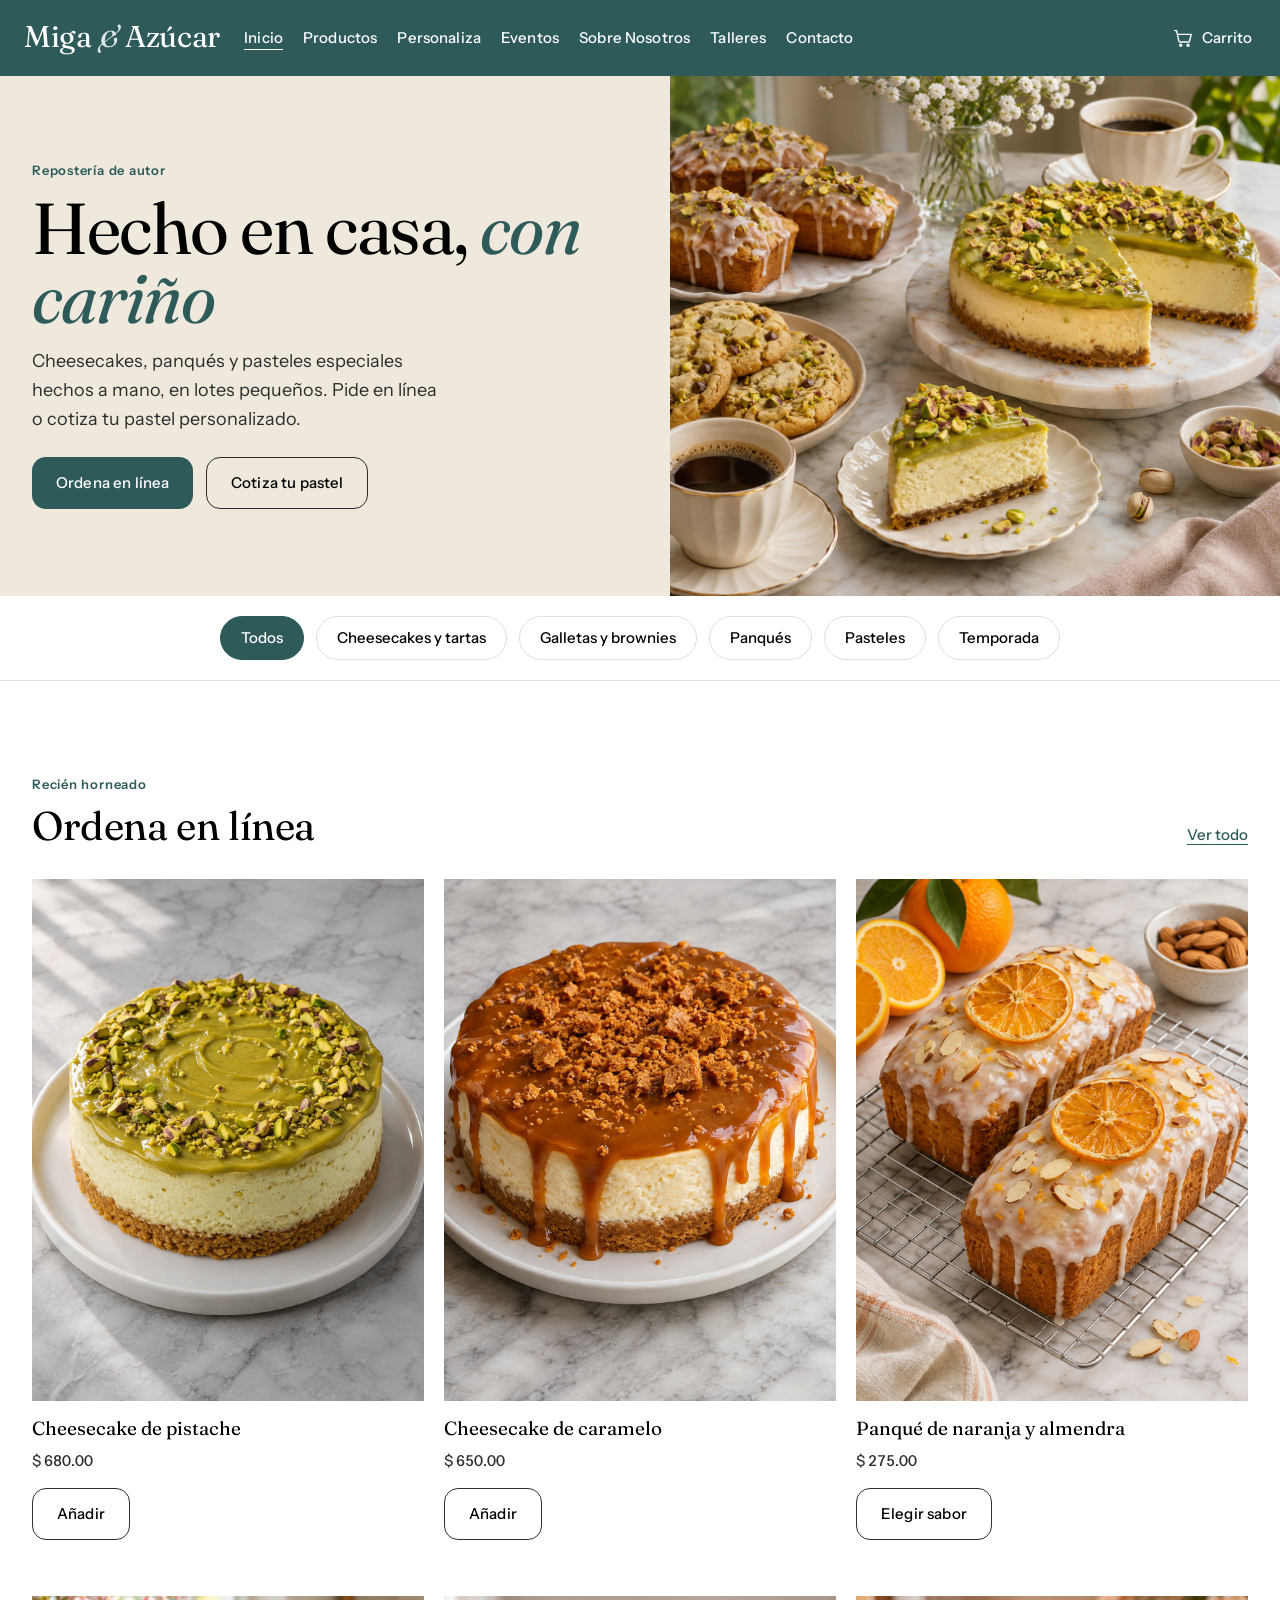
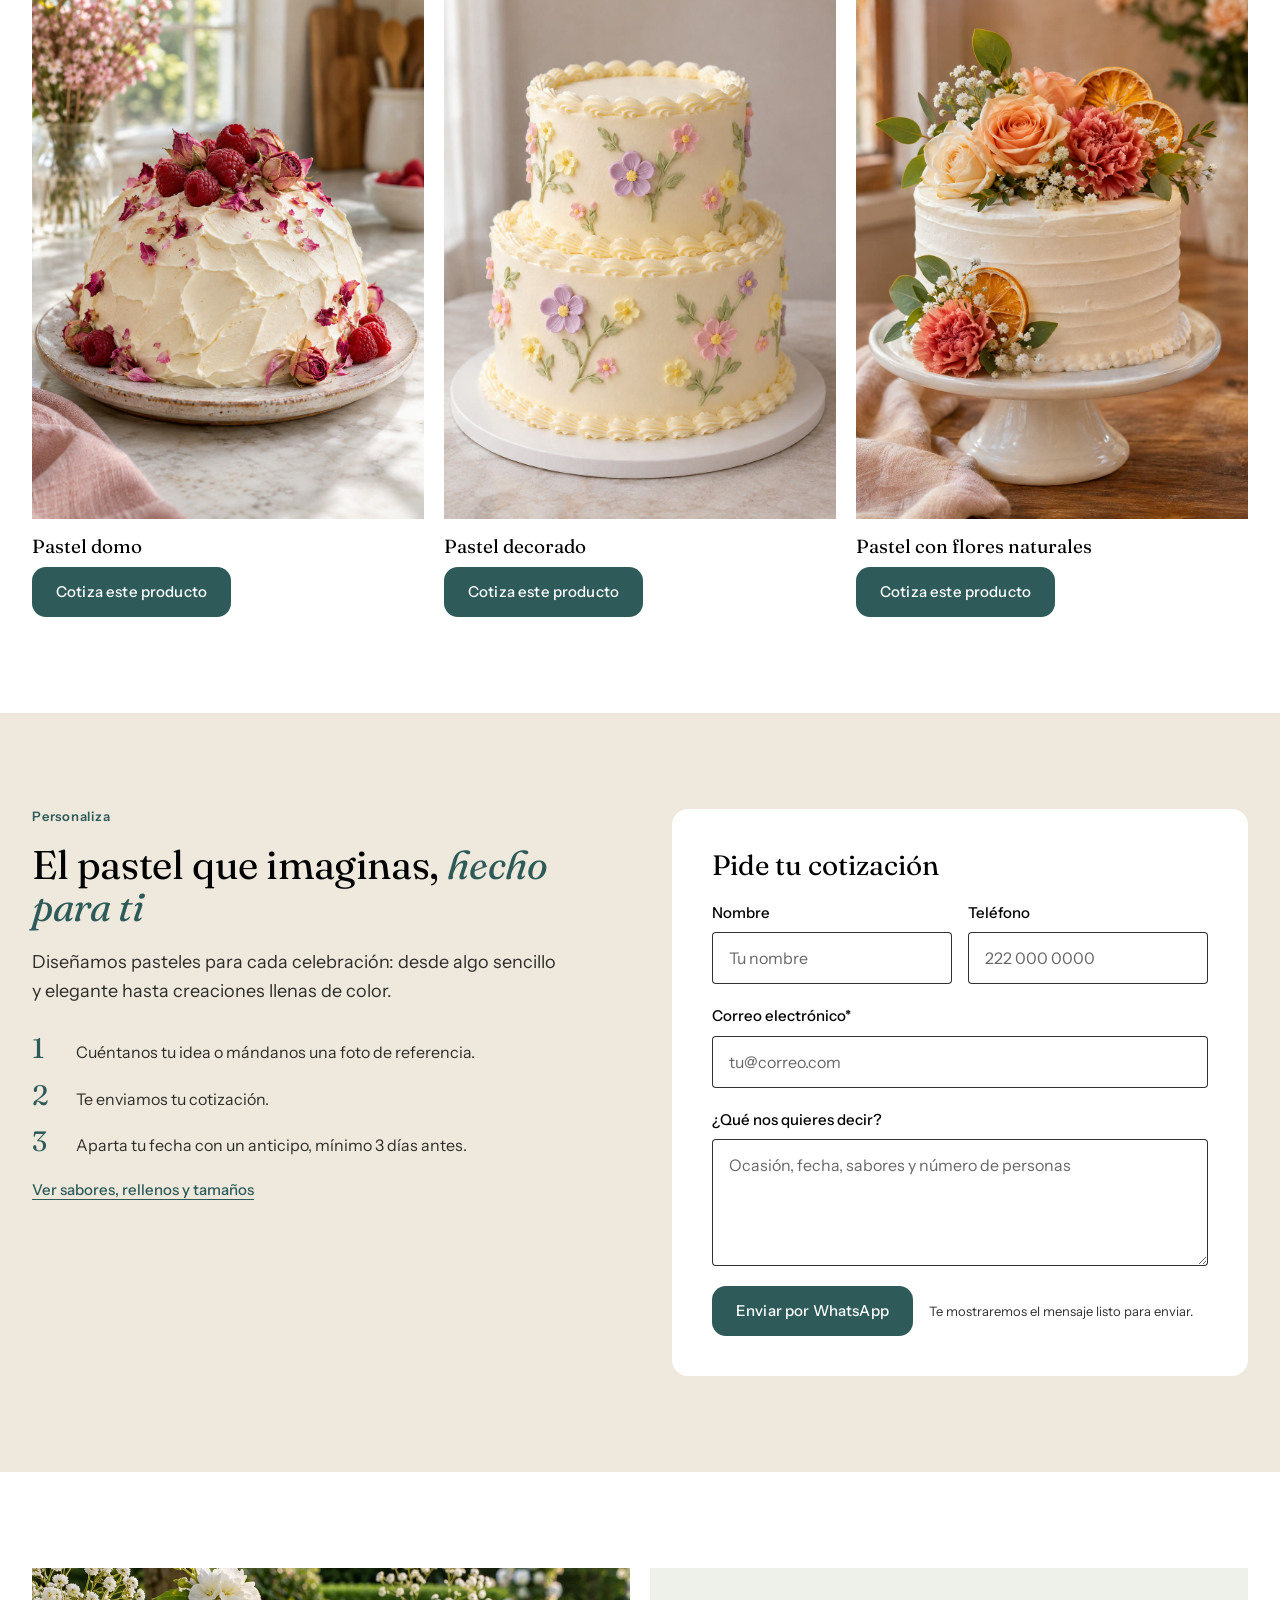
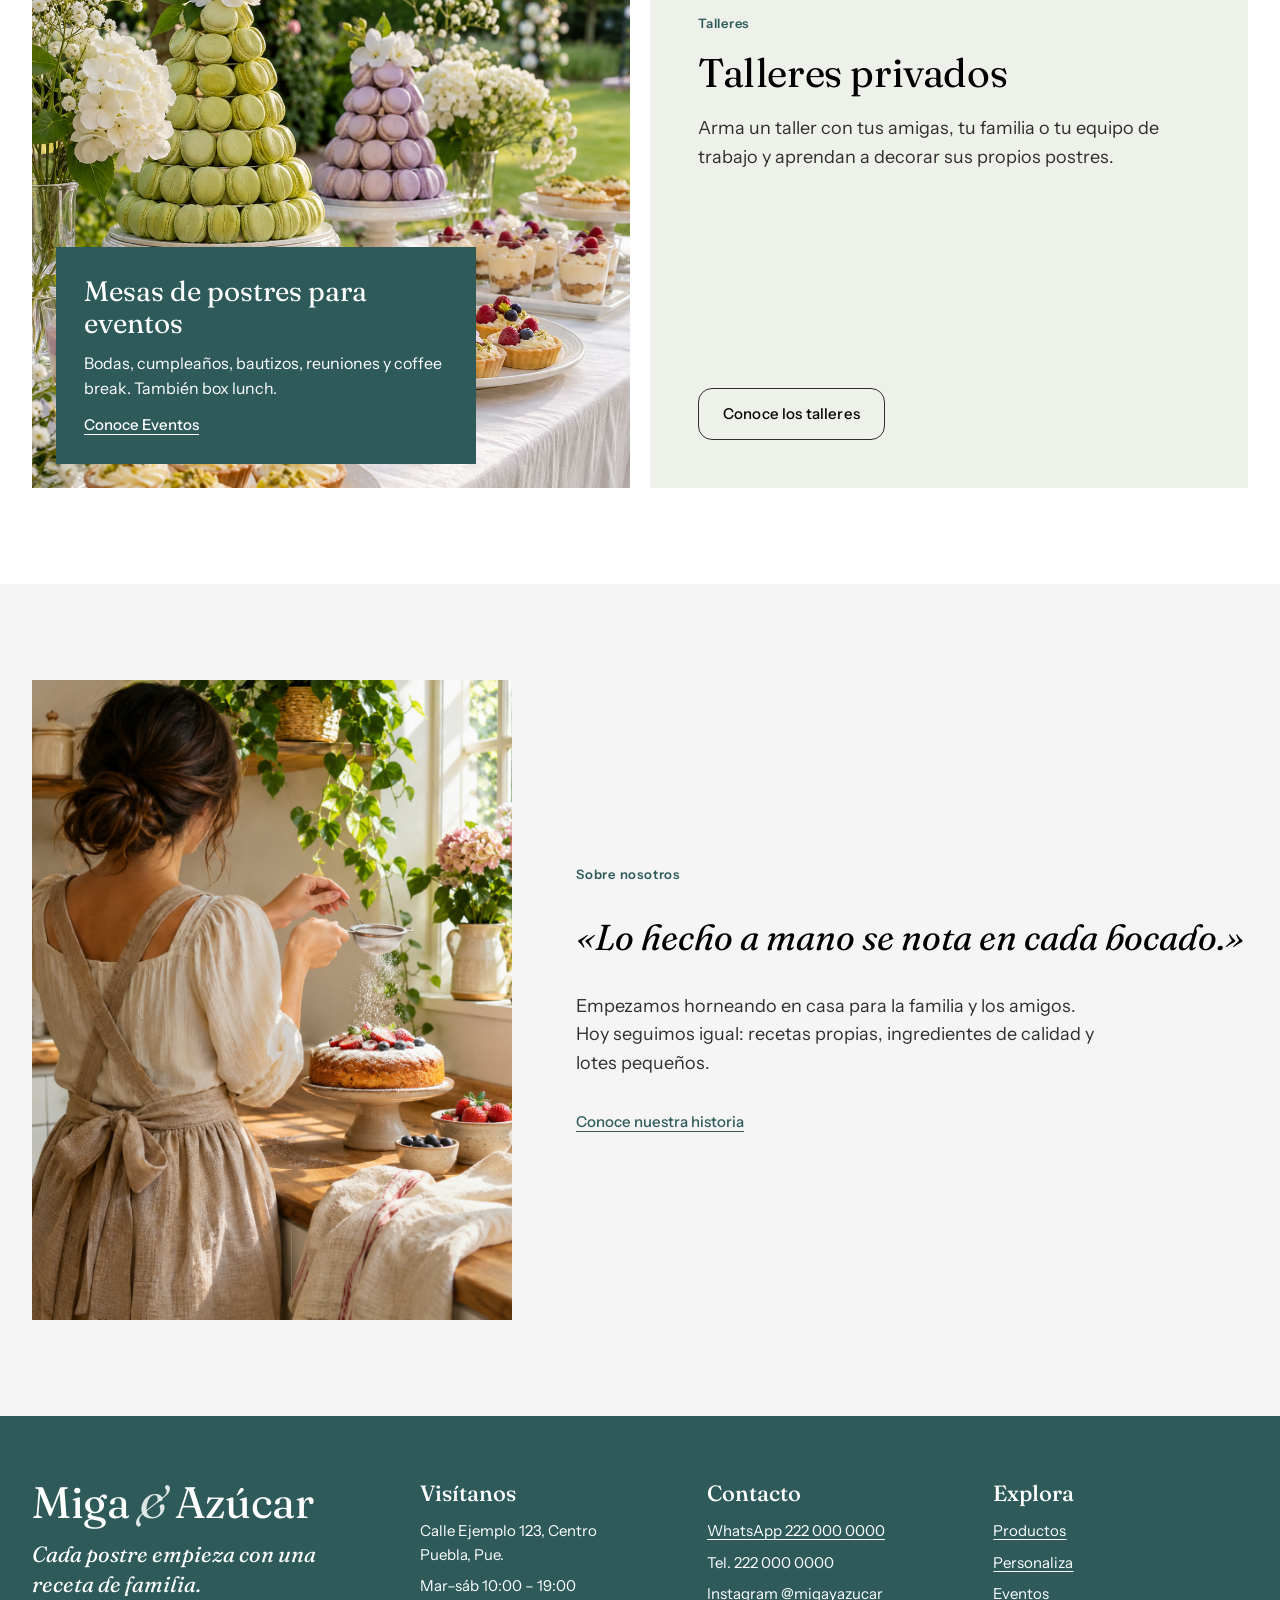
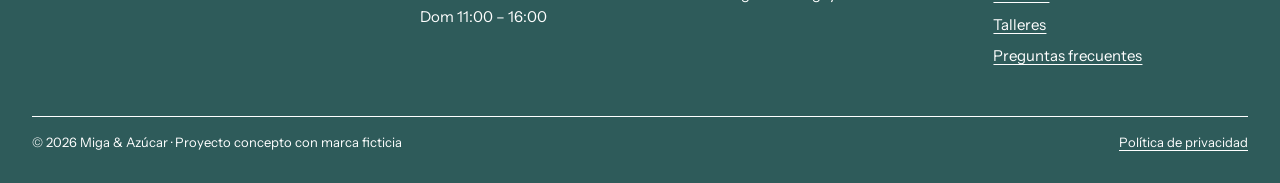
<file: index.html>
<!doctype html>
<html lang="es-MX">
<head>
  <meta charset="utf-8">
  <meta name="viewport" content="width=device-width, initial-scale=1">
  <title>Miga & Azúcar · Repostería de autor</title>
  <meta name="description" content="Proyecto concepto: sitio web para una repostería de autor (marca ficticia).">
  <meta name="robots" content="noindex">
  <meta name="theme-color" content="#2e5b5a">
  <link rel="preload" href="assets/fonts/Fraunces-Variable.woff2" as="font" type="font/woff2" crossorigin>
  <link rel="preload" href="assets/fonts/InstrumentSans-Variable.woff2" as="font" type="font/woff2" crossorigin>
  <link rel="stylesheet" href="css/tokens.css">
  <link rel="stylesheet" href="css/styles.css">
  <script src="js/data.js" defer></script>
  <script src="js/main.js" defer></script>
</head>
<body data-page="inicio">
  <div data-site-header></div>
  <main id="contenido">
    <section class="hero">
      <div class="hero__text">
        <p class="eyebrow">Repostería de autor</p>
        <h1 class="hero__title">Hecho en casa, <em>con cariño</em></h1>
        <p class="hero__sub">Cheesecakes, panqués y pasteles especiales hechos a mano, en lotes pequeños. Pide en línea o cotiza tu pastel personalizado.</p>
        <div class="hero__actions">
          <a class="btn btn--primary" href="productos.html">Ordena en línea</a>
          <a class="btn btn--secondary" href="personaliza.html">Cotiza tu pastel</a>
        </div>
      </div>
      <div class="hero__media"><img src="assets/img/hero-mesa.jpg" alt="Mesa con cheesecake de pistache, panqués glaseados y galletas" fetchpriority="high"></div>
    </section>

    <nav class="chips" aria-label="Categorías">
      <div class="chips__row">
        <a class="chip is-active" href="productos.html">Todos</a>
        <a class="chip" href="productos.html?categoria=cheesecakes">Cheesecakes y tartas</a>
        <a class="chip" href="productos.html?categoria=galletas">Galletas y brownies</a>
        <a class="chip" href="productos.html?categoria=panques">Panqués</a>
        <a class="chip" href="productos.html?categoria=pasteles">Pasteles</a>
        <a class="chip" href="productos.html?categoria=temporada">Temporada</a>
      </div>
    </nav>

    <section class="section">
      <div class="container stack-lg">
        <div class="section-head">
          <div class="stack-sm"><p class="eyebrow">Recién horneado</p><h2 class="h2">Ordena en línea</h2></div>
          <a class="link" href="productos.html">Ver todo</a>
        </div>
        <ul class="product-grid" data-home-grid></ul>
      </div>
    </section>

    <section class="section section--cream" id="personaliza">
      <div class="container split">
        <div class="split__text stack-md">
          <p class="eyebrow">Personaliza</p>
          <h2 class="h2">El pastel que imaginas, <em>hecho para ti</em></h2>
          <p class="lead">Diseñamos pasteles para cada celebración: desde algo sencillo y elegante hasta creaciones llenas de color.</p>
          <ol class="steps">
            <li><span class="steps__n">1</span><span>Cuéntanos tu idea o mándanos una foto de referencia.</span></li>
            <li><span class="steps__n">2</span><span>Te enviamos tu cotización.</span></li>
            <li><span class="steps__n">3</span><span>Aparta tu fecha con un anticipo, mínimo 3 días antes.</span></li>
          </ol>
          <a class="link" href="personaliza.html">Ver sabores, rellenos y tamaños</a>
        </div>
        <form class="quote-form" data-wa-form data-wa-intro="Hola Miga &amp; Azúcar, quiero cotizar un pastel." novalidate>
          <h3 class="h3">Pide tu cotización</h3>
          <div class="form-row">
            <div class="field"><label for="f-nombre">Nombre</label><input id="f-nombre" name="nombre" type="text" autocomplete="name" placeholder="Tu nombre"></div>
            <div class="field"><label for="f-tel">Teléfono</label><input id="f-tel" name="telefono" type="tel" autocomplete="tel" placeholder="222 000 0000"></div>
          </div>
          <div class="field">
            <label for="f-correo">Correo electrónico*</label>
            <input id="f-correo" name="correo" type="email" autocomplete="email" placeholder="tu@correo.com" required aria-describedby="f-correo-error">
            <p class="field__error" id="f-correo-error" hidden>Escribe un correo válido.</p>
          </div>
          <div class="field"><label for="f-mensaje">¿Qué nos quieres decir?</label><textarea id="f-mensaje" name="mensaje" rows="4" placeholder="Ocasión, fecha, sabores y número de personas"></textarea></div>
          <div class="quote-form__actions">
            <button class="btn btn--primary" type="submit">Enviar por WhatsApp</button>
            <p class="caption">Te mostraremos el mensaje listo para enviar.</p>
          </div>
        </form>
      </div>
    </section>

    <section class="section">
      <div class="container duo">
        <article class="event">
          <img src="assets/img/eventos-portada.jpg" alt="Mesa de postres para una boda en un jardín" loading="lazy">
          <div class="event__box stack-sm">
            <h2 class="h3 on-brand">Mesas de postres para eventos</h2>
            <p>Bodas, cumpleaños, bautizos, reuniones y coffee break. También box lunch.</p>
            <a class="link link--on-brand" href="eventos.html">Conoce Eventos</a>
          </div>
        </article>
        <article class="workshop">
          <div class="stack-md">
            <p class="eyebrow">Talleres</p>
            <h2 class="h2">Talleres privados</h2>
            <p class="lead">Arma un taller con tus amigas, tu familia o tu equipo de trabajo y aprendan a decorar sus propios postres.</p>
          </div>
          <div><a class="btn btn--secondary" href="talleres.html">Conoce los talleres</a></div>
        </article>
      </div>
    </section>

    <section class="section section--mist">
      <div class="container split split--center">
        <img class="about__img" src="assets/img/nosotros.jpg" alt="Repostera espolvoreando azúcar glas sobre un pastel" loading="lazy">
        <div class="split__text stack-lg">
          <p class="eyebrow">Sobre nosotros</p>
          <blockquote class="quote">«Lo hecho a mano se nota en cada bocado.»</blockquote>
          <p class="lead">Empezamos horneando en casa para la familia y los amigos. Hoy seguimos igual: recetas propias, ingredientes de calidad y lotes pequeños.</p>
          <a class="link" href="nosotros.html">Conoce nuestra historia</a>
        </div>
      </div>
    </section>
  </main>
  <div data-site-footer></div>
</body>
</html>
</file>
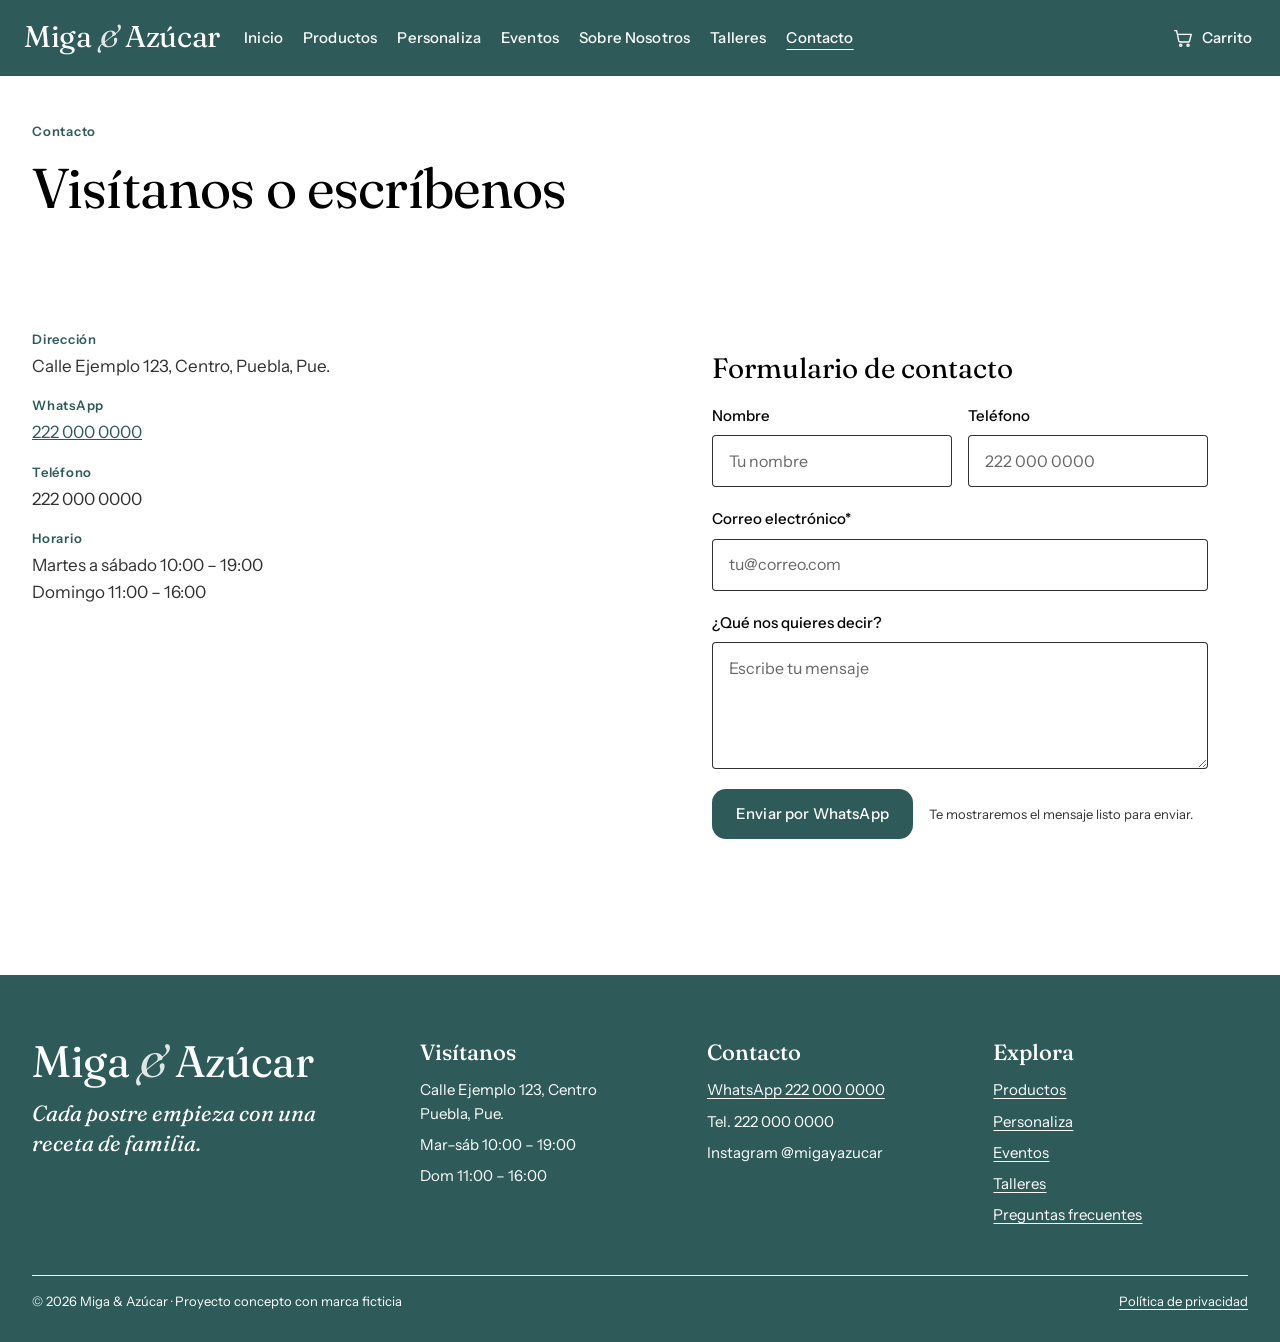
<file: contacto.html>
<!doctype html>
<html lang="es-MX">
<head>
  <meta charset="utf-8">
  <meta name="viewport" content="width=device-width, initial-scale=1">
  <title>Contacto · Miga & Azúcar</title>
  <meta name="description" content="Datos de contacto de ejemplo.">
  <meta name="robots" content="noindex">
  <meta name="theme-color" content="#2e5b5a">
  <link rel="preload" href="assets/fonts/Fraunces-Variable.woff2" as="font" type="font/woff2" crossorigin>
  <link rel="preload" href="assets/fonts/InstrumentSans-Variable.woff2" as="font" type="font/woff2" crossorigin>
  <link rel="stylesheet" href="css/tokens.css">
  <link rel="stylesheet" href="css/styles.css">
  <script src="js/data.js" defer></script>
  <script src="js/main.js" defer></script>
</head>
<body data-page="contacto">
  <div data-site-header></div>
  <main id="contenido">
    <section class="page-head"><div class="container stack-md"><p class="eyebrow">Contacto</p><h1 class="h1">Visítanos o escríbenos</h1></div></section>
    <section class="section">
      <div class="container split">
        <dl class="info-list split__text">
          <div><dt>Dirección</dt><dd>Calle Ejemplo 123, Centro, Puebla, Pue.</dd></div>
          <div><dt>WhatsApp</dt><dd><a href="#" data-wa-demo="Hola Miga &amp; Azúcar.">222 000 0000</a></dd></div>
          <div><dt>Teléfono</dt><dd>222 000 0000</dd></div>
          <div><dt>Horario</dt><dd>Martes a sábado 10:00 – 19:00<br>Domingo 11:00 – 16:00</dd></div>
        </dl>
        <form class="quote-form" data-wa-form data-wa-intro="Hola Miga &amp; Azúcar." novalidate>
          <h3 class="h3">Formulario de contacto</h3>
          <div class="form-row">
            <div class="field"><label for="c-nombre">Nombre</label><input id="c-nombre" name="nombre" type="text" autocomplete="name" placeholder="Tu nombre"></div>
            <div class="field"><label for="c-tel">Teléfono</label><input id="c-tel" name="telefono" type="tel" autocomplete="tel" placeholder="222 000 0000"></div>
          </div>
          <div class="field">
            <label for="c-correo">Correo electrónico*</label>
            <input id="c-correo" name="correo" type="email" autocomplete="email" placeholder="tu@correo.com" required aria-describedby="c-correo-error">
            <p class="field__error" id="c-correo-error" hidden>Escribe un correo válido.</p>
          </div>
          <div class="field"><label for="c-mensaje">¿Qué nos quieres decir?</label><textarea id="c-mensaje" name="mensaje" rows="4" placeholder="Escribe tu mensaje"></textarea></div>
          <div class="quote-form__actions">
            <button class="btn btn--primary" type="submit">Enviar por WhatsApp</button>
            <p class="caption">Te mostraremos el mensaje listo para enviar.</p>
          </div>
        </form>
      </div>
    </section>
  </main>
  <div data-site-footer></div>
</body>
</html>
</file>
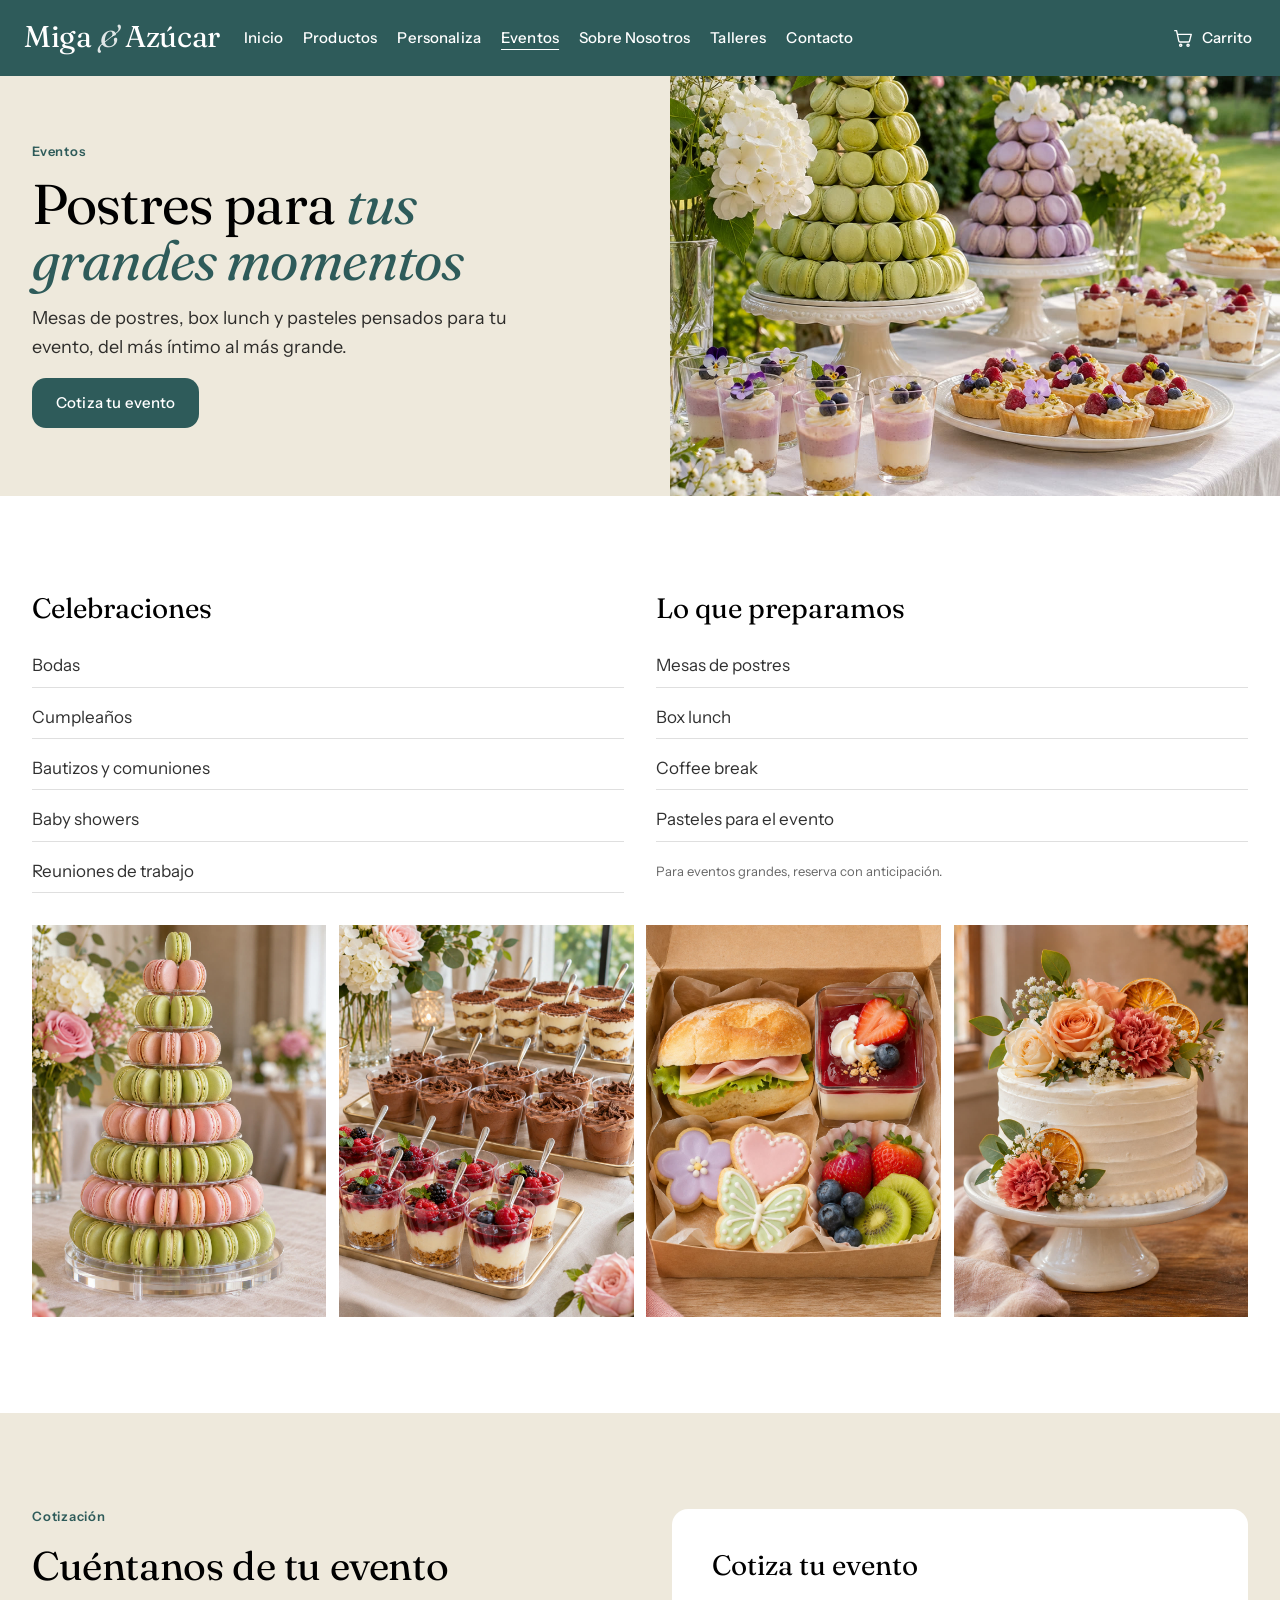
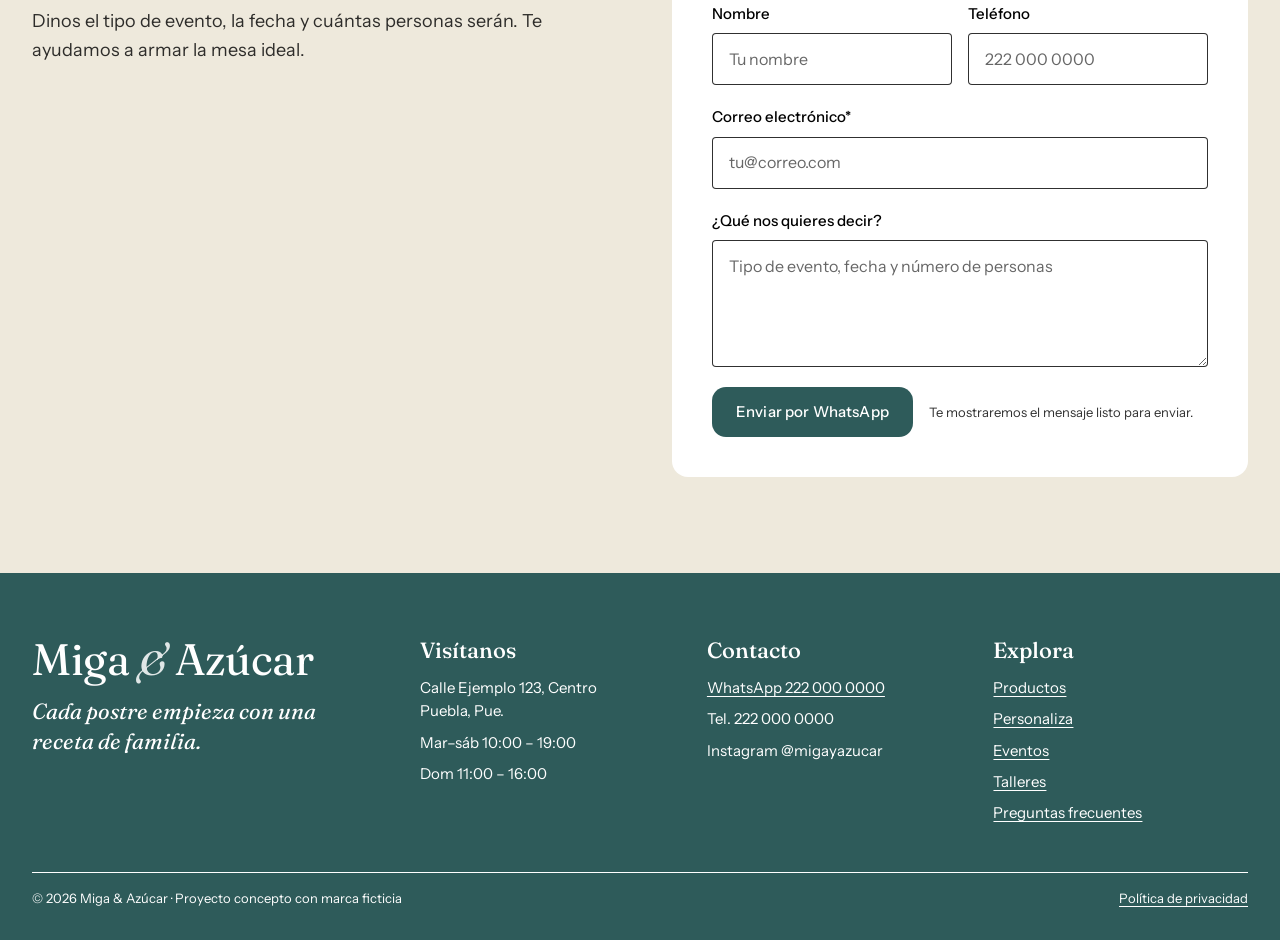
<file: eventos.html>
<!doctype html>
<html lang="es-MX">
<head>
  <meta charset="utf-8">
  <meta name="viewport" content="width=device-width, initial-scale=1">
  <title>Eventos · Miga & Azúcar</title>
  <meta name="description" content="Mesas de postres de ejemplo.">
  <meta name="robots" content="noindex">
  <meta name="theme-color" content="#2e5b5a">
  <link rel="preload" href="assets/fonts/Fraunces-Variable.woff2" as="font" type="font/woff2" crossorigin>
  <link rel="preload" href="assets/fonts/InstrumentSans-Variable.woff2" as="font" type="font/woff2" crossorigin>
  <link rel="stylesheet" href="css/tokens.css">
  <link rel="stylesheet" href="css/styles.css">
  <script src="js/data.js" defer></script>
  <script src="js/main.js" defer></script>
</head>
<body data-page="eventos">
  <div data-site-header></div>
  <main id="contenido">
    <section class="page-hero">
      <div class="page-hero__text">
        <p class="eyebrow">Eventos</p>
        <h1 class="h1">Postres para <em>tus grandes momentos</em></h1>
        <p class="lead">Mesas de postres, box lunch y pasteles pensados para tu evento, del más íntimo al más grande.</p>
        <div class="hero__actions"><a class="btn btn--primary" href="#cotizar">Cotiza tu evento</a></div>
      </div>
      <div class="page-hero__media"><img src="assets/img/eventos-portada.jpg" alt="Mesa de postres para una boda en un jardín" fetchpriority="high"></div>
    </section>

    <section class="section">
      <div class="container stack-lg">
        <div class="columns">
          <div class="stack-md"><h2 class="h3">Celebraciones</h2><ul class="list"><li>Bodas</li><li>Cumpleaños</li><li>Bautizos y comuniones</li><li>Baby showers</li><li>Reuniones de trabajo</li></ul></div>
          <div class="stack-md"><h2 class="h3">Lo que preparamos</h2><ul class="list"><li>Mesas de postres</li><li>Box lunch</li><li>Coffee break</li><li>Pasteles para el evento</li></ul><p class="caption muted">Para eventos grandes, reserva con anticipación.</p></div>
        </div>
        <div class="gallery">
          <img src="assets/img/evento-macarrones.jpg" alt="Torre de macarrones" loading="lazy">
          <img src="assets/img/evento-vasitos.jpg" alt="Vasitos de postre en una mesa de evento" loading="lazy">
          <img src="assets/img/evento-boxlunch.jpg" alt="Box lunch con postre y galletas" loading="lazy">
          <img src="assets/img/pastel-flores.jpg" alt="Pastel con flores naturales" loading="lazy">
        </div>
      </div>
    </section>

    <section class="section section--cream" id="cotizar">
      <div class="container split">
        <div class="split__text stack-md"><p class="eyebrow">Cotización</p><h2 class="h2">Cuéntanos de tu evento</h2>
          <p class="lead">Dinos el tipo de evento, la fecha y cuántas personas serán. Te ayudamos a armar la mesa ideal.</p></div>
        <form class="quote-form" data-wa-form data-wa-intro="Hola Miga &amp; Azúcar, quiero cotizar postres para un evento." novalidate>
          <h3 class="h3">Cotiza tu evento</h3>
          <div class="form-row">
            <div class="field"><label for="e-nombre">Nombre</label><input id="e-nombre" name="nombre" type="text" autocomplete="name" placeholder="Tu nombre"></div>
            <div class="field"><label for="e-tel">Teléfono</label><input id="e-tel" name="telefono" type="tel" autocomplete="tel" placeholder="222 000 0000"></div>
          </div>
          <div class="field">
            <label for="e-correo">Correo electrónico*</label>
            <input id="e-correo" name="correo" type="email" autocomplete="email" placeholder="tu@correo.com" required aria-describedby="e-correo-error">
            <p class="field__error" id="e-correo-error" hidden>Escribe un correo válido.</p>
          </div>
          <div class="field"><label for="e-mensaje">¿Qué nos quieres decir?</label><textarea id="e-mensaje" name="mensaje" rows="4" placeholder="Tipo de evento, fecha y número de personas"></textarea></div>
          <div class="quote-form__actions">
            <button class="btn btn--primary" type="submit">Enviar por WhatsApp</button>
            <p class="caption">Te mostraremos el mensaje listo para enviar.</p>
          </div>
        </form>
      </div>
    </section>
  </main>
  <div data-site-footer></div>
</body>
</html>
</file>
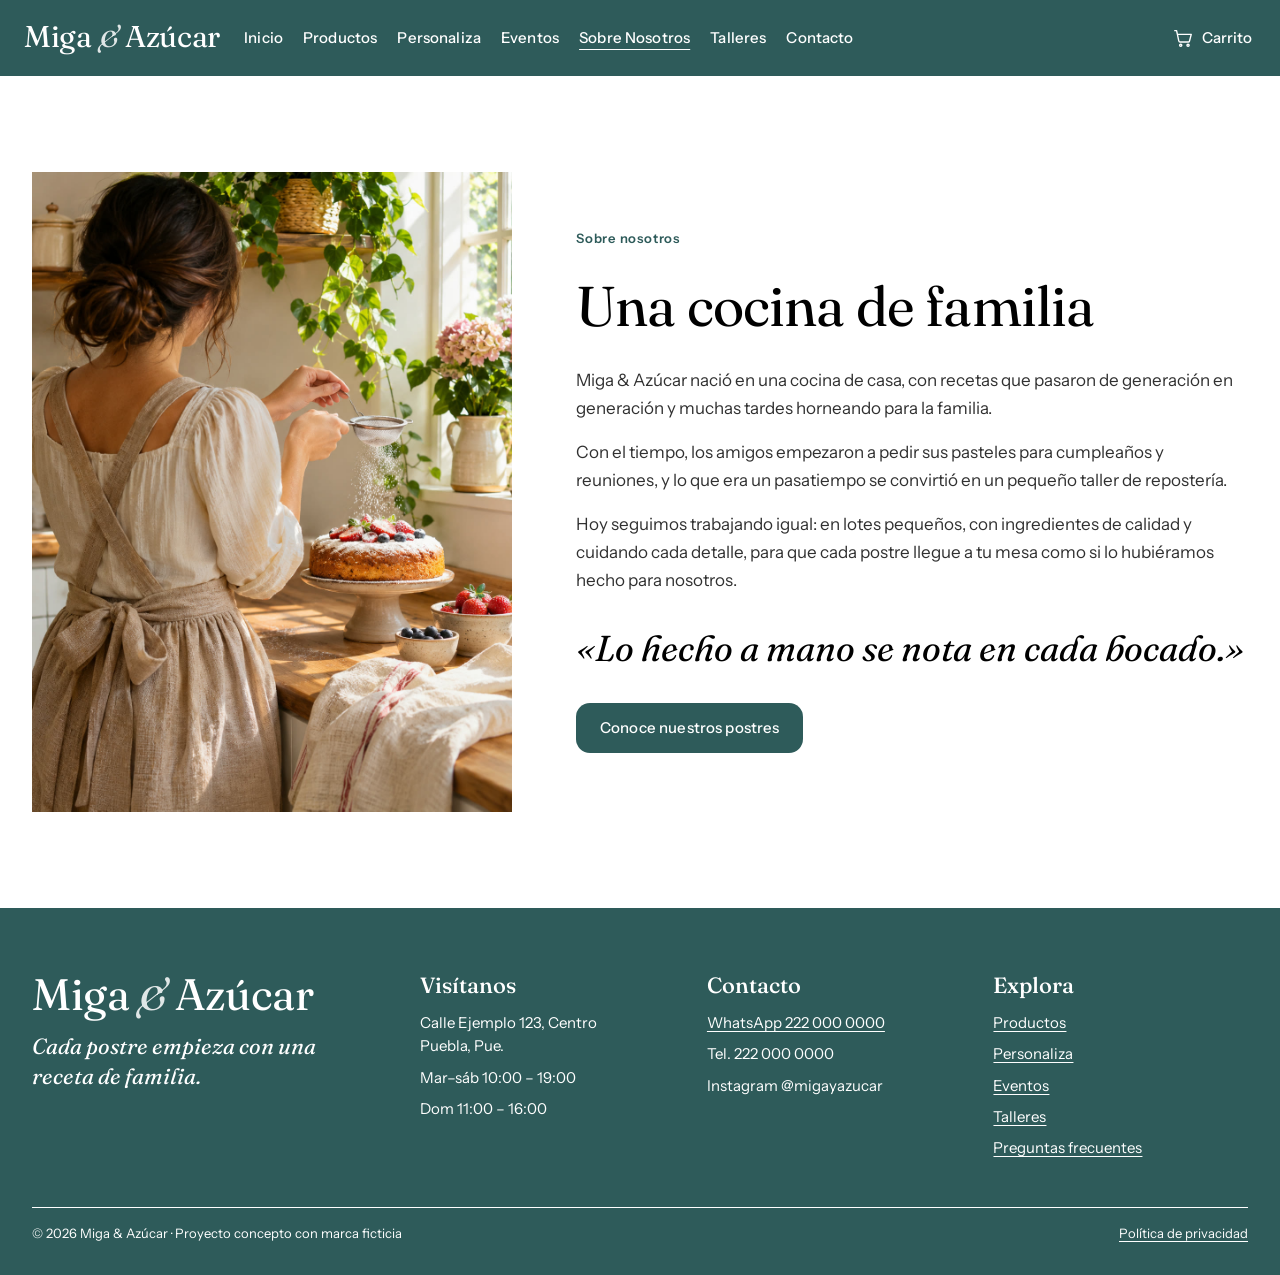
<file: nosotros.html>
<!doctype html>
<html lang="es-MX">
<head>
  <meta charset="utf-8">
  <meta name="viewport" content="width=device-width, initial-scale=1">
  <title>Sobre nosotros · Miga & Azúcar</title>
  <meta name="description" content="Historia de ejemplo.">
  <meta name="robots" content="noindex">
  <meta name="theme-color" content="#2e5b5a">
  <link rel="preload" href="assets/fonts/Fraunces-Variable.woff2" as="font" type="font/woff2" crossorigin>
  <link rel="preload" href="assets/fonts/InstrumentSans-Variable.woff2" as="font" type="font/woff2" crossorigin>
  <link rel="stylesheet" href="css/tokens.css">
  <link rel="stylesheet" href="css/styles.css">
  <script src="js/data.js" defer></script>
  <script src="js/main.js" defer></script>
</head>
<body data-page="nosotros">
  <div data-site-header></div>
  <main id="contenido">
    <section class="section">
      <div class="container split split--center">
        <img class="about__img" src="assets/img/nosotros.jpg" alt="Repostera espolvoreando azúcar glas sobre un pastel">
        <div class="split__text stack-lg">
          <p class="eyebrow">Sobre nosotros</p>
          <h1 class="h1">Una cocina de familia</h1>
          <div class="prose">
            <p>Miga &amp; Azúcar nació en una cocina de casa, con recetas que pasaron de generación en generación y muchas tardes horneando para la familia.</p>
            <p>Con el tiempo, los amigos empezaron a pedir sus pasteles para cumpleaños y reuniones, y lo que era un pasatiempo se convirtió en un pequeño taller de repostería.</p>
            <p>Hoy seguimos trabajando igual: en lotes pequeños, con ingredientes de calidad y cuidando cada detalle, para que cada postre llegue a tu mesa como si lo hubiéramos hecho para nosotros.</p>
          </div>
          <blockquote class="quote">«Lo hecho a mano se nota en cada bocado.»</blockquote>
          <div><a class="btn btn--primary" href="productos.html">Conoce nuestros postres</a></div>
        </div>
      </div>
    </section>
  </main>
  <div data-site-footer></div>
</body>
</html>
</file>
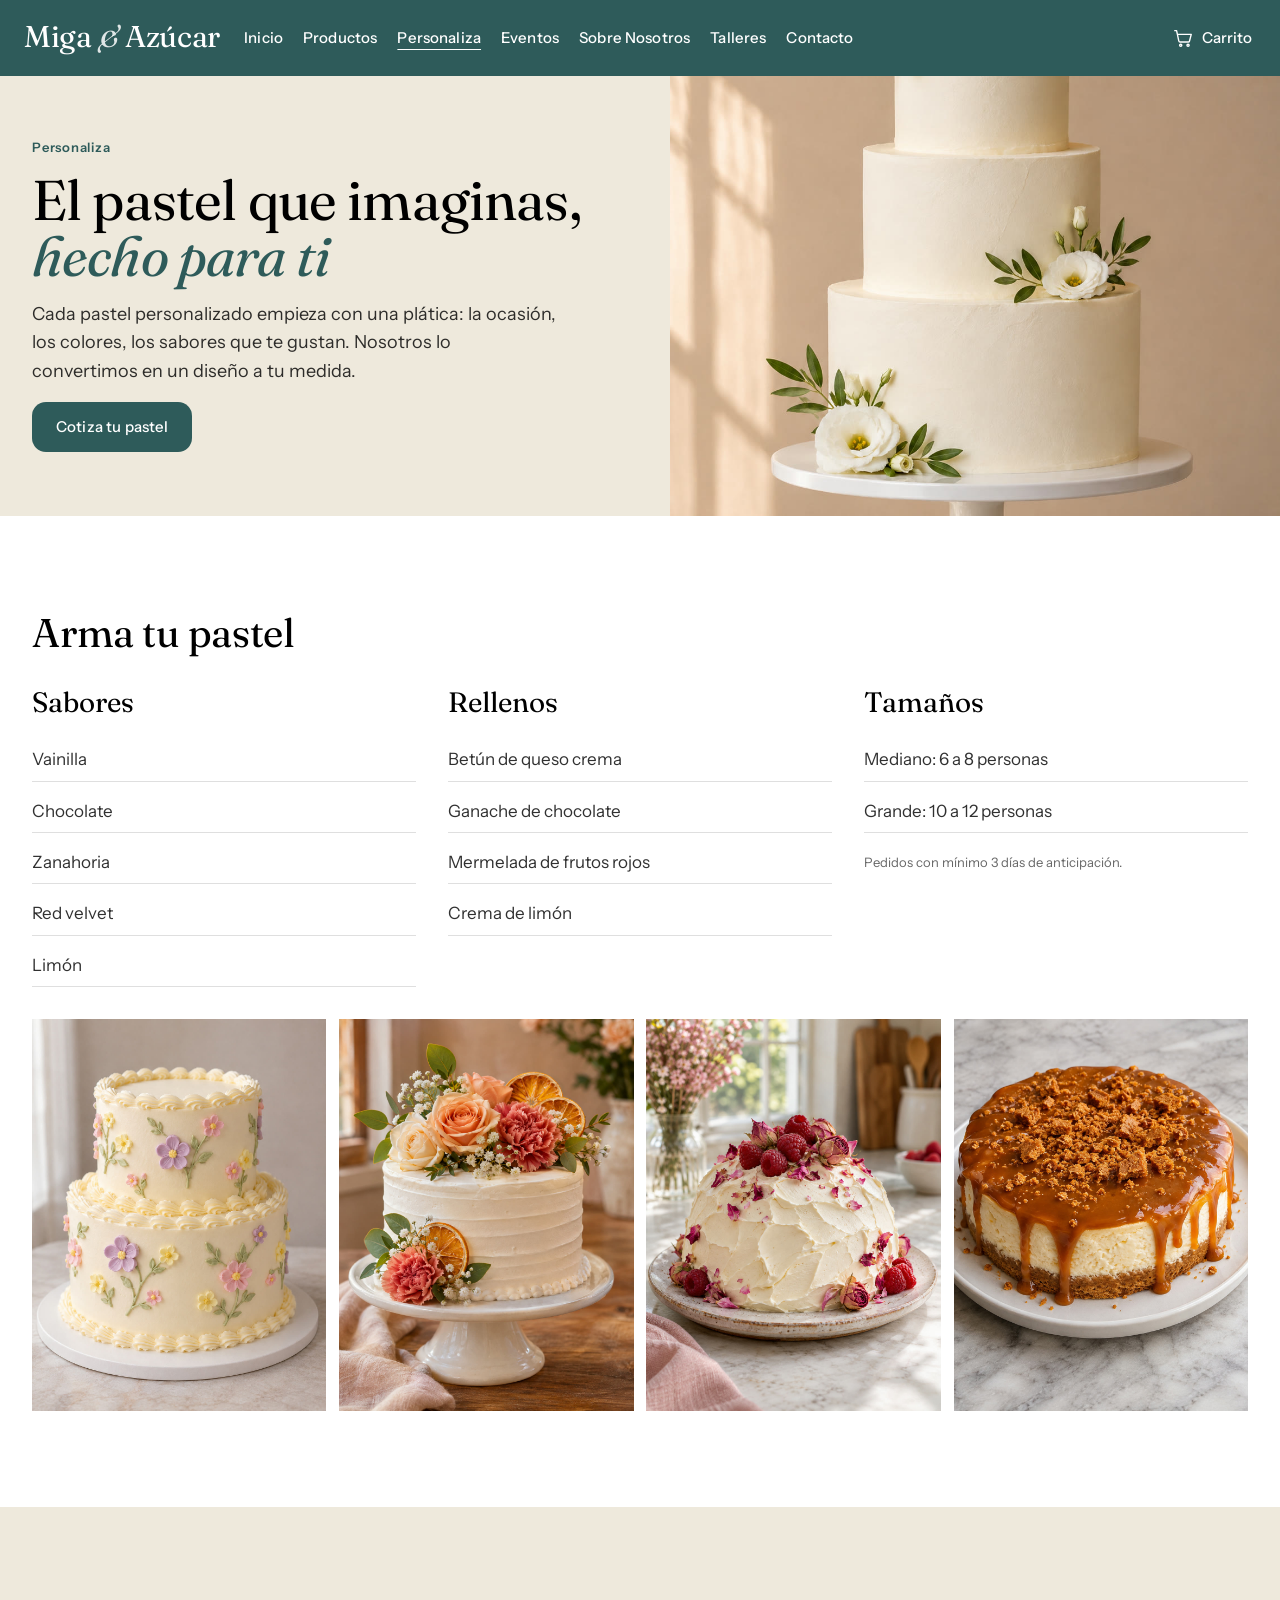
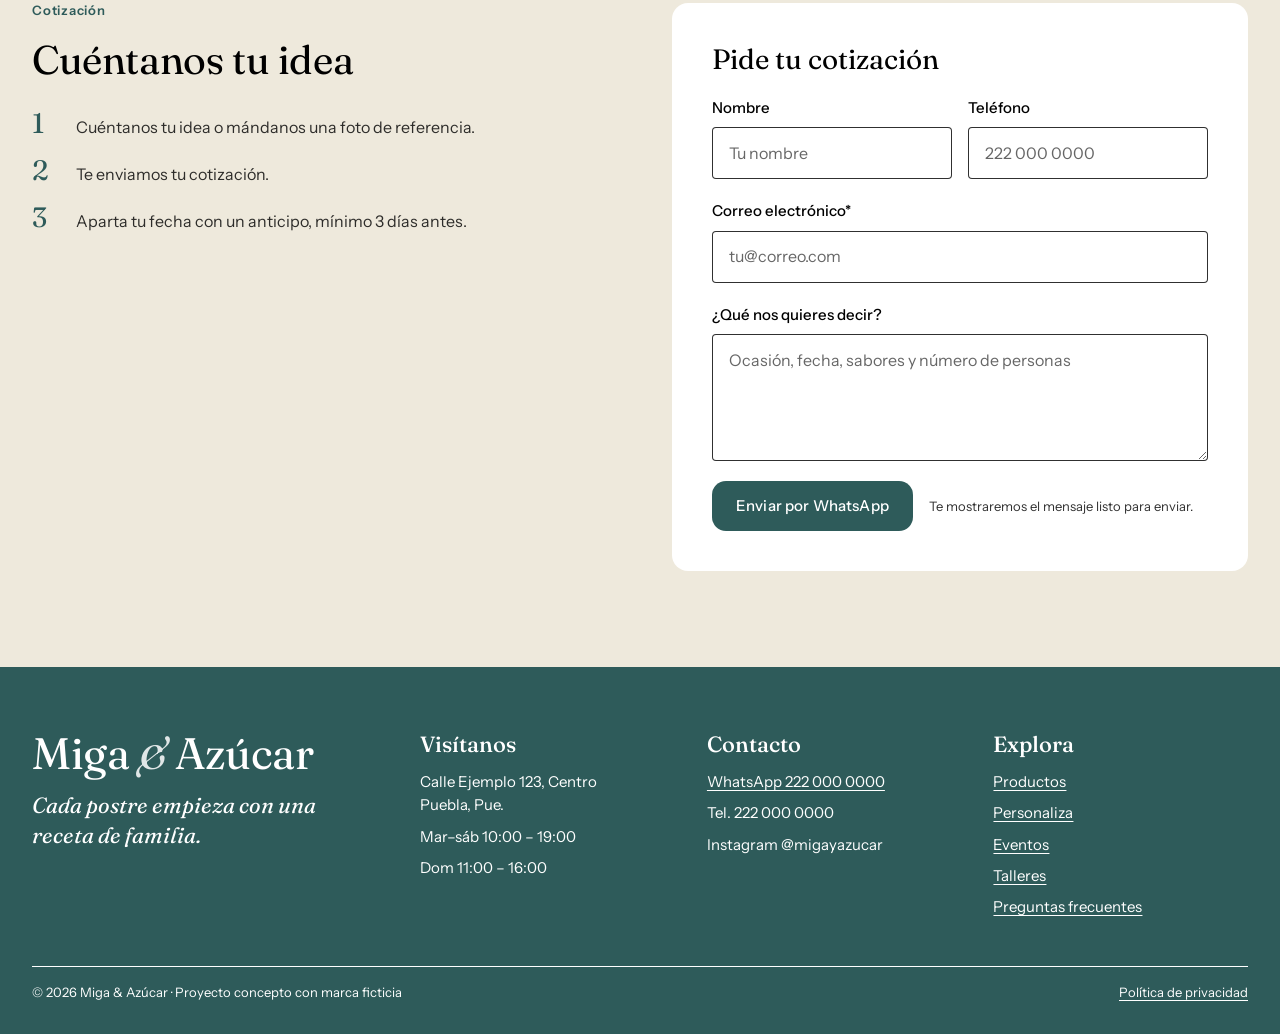
<file: personaliza.html>
<!doctype html>
<html lang="es-MX">
<head>
  <meta charset="utf-8">
  <meta name="viewport" content="width=device-width, initial-scale=1">
  <title>Personaliza · Miga & Azúcar</title>
  <meta name="description" content="Pasteles personalizados de ejemplo.">
  <meta name="robots" content="noindex">
  <meta name="theme-color" content="#2e5b5a">
  <link rel="preload" href="assets/fonts/Fraunces-Variable.woff2" as="font" type="font/woff2" crossorigin>
  <link rel="preload" href="assets/fonts/InstrumentSans-Variable.woff2" as="font" type="font/woff2" crossorigin>
  <link rel="stylesheet" href="css/tokens.css">
  <link rel="stylesheet" href="css/styles.css">
  <script src="js/data.js" defer></script>
  <script src="js/main.js" defer></script>
</head>
<body data-page="personaliza">
  <div data-site-header></div>
  <main id="contenido">
    <section class="page-hero">
      <div class="page-hero__text">
        <p class="eyebrow">Personaliza</p>
        <h1 class="h1">El pastel que imaginas, <em>hecho para ti</em></h1>
        <p class="lead">Cada pastel personalizado empieza con una plática: la ocasión, los colores, los sabores que te gustan. Nosotros lo convertimos en un diseño a tu medida.</p>
        <div class="hero__actions"><a class="btn btn--primary" href="#cotizar">Cotiza tu pastel</a></div>
      </div>
      <div class="page-hero__media"><img src="assets/img/personaliza-portada.jpg" alt="Pastel blanco de tres pisos con flores" fetchpriority="high"></div>
    </section>

    <section class="section">
      <div class="container stack-lg">
        <h2 class="h2">Arma tu pastel</h2>
        <div class="columns">
          <div class="stack-md"><h3 class="h3">Sabores</h3><ul class="list"><li>Vainilla</li><li>Chocolate</li><li>Zanahoria</li><li>Red velvet</li><li>Limón</li></ul></div>
          <div class="stack-md"><h3 class="h3">Rellenos</h3><ul class="list"><li>Betún de queso crema</li><li>Ganache de chocolate</li><li>Mermelada de frutos rojos</li><li>Crema de limón</li></ul></div>
          <div class="stack-md"><h3 class="h3">Tamaños</h3><ul class="list"><li>Mediano: 6 a 8 personas</li><li>Grande: 10 a 12 personas</li></ul><p class="caption muted">Pedidos con mínimo 3 días de anticipación.</p></div>
        </div>
        <div class="gallery">
          <img src="assets/img/pastel-decorado.jpg" alt="Pastel decorado con flores de betún" loading="lazy">
          <img src="assets/img/pastel-flores.jpg" alt="Pastel con flores naturales" loading="lazy">
          <img src="assets/img/pastel-domo.jpg" alt="Pastel domo con flores secas" loading="lazy">
          <img src="assets/img/cheesecake-caramelo.jpg" alt="Cheesecake de caramelo" loading="lazy">
        </div>
      </div>
    </section>

    <section class="section section--cream" id="cotizar">
      <div class="container split">
        <div class="split__text stack-md"><p class="eyebrow">Cotización</p><h2 class="h2">Cuéntanos tu idea</h2>
          <ol class="steps">
            <li><span class="steps__n">1</span><span>Cuéntanos tu idea o mándanos una foto de referencia.</span></li>
            <li><span class="steps__n">2</span><span>Te enviamos tu cotización.</span></li>
            <li><span class="steps__n">3</span><span>Aparta tu fecha con un anticipo, mínimo 3 días antes.</span></li>
          </ol>
        </div>
        <form class="quote-form" data-wa-form data-wa-intro="Hola Miga &amp; Azúcar, quiero cotizar un pastel." novalidate>
          <h3 class="h3">Pide tu cotización</h3>
          <div class="form-row">
            <div class="field"><label for="p-nombre">Nombre</label><input id="p-nombre" name="nombre" type="text" autocomplete="name" placeholder="Tu nombre"></div>
            <div class="field"><label for="p-tel">Teléfono</label><input id="p-tel" name="telefono" type="tel" autocomplete="tel" placeholder="222 000 0000"></div>
          </div>
          <div class="field">
            <label for="p-correo">Correo electrónico*</label>
            <input id="p-correo" name="correo" type="email" autocomplete="email" placeholder="tu@correo.com" required aria-describedby="p-correo-error">
            <p class="field__error" id="p-correo-error" hidden>Escribe un correo válido.</p>
          </div>
          <div class="field"><label for="p-mensaje">¿Qué nos quieres decir?</label><textarea id="p-mensaje" name="mensaje" rows="4" placeholder="Ocasión, fecha, sabores y número de personas"></textarea></div>
          <div class="quote-form__actions">
            <button class="btn btn--primary" type="submit">Enviar por WhatsApp</button>
            <p class="caption">Te mostraremos el mensaje listo para enviar.</p>
          </div>
        </form>
      </div>
    </section>
  </main>
  <div data-site-footer></div>
</body>
</html>
</file>
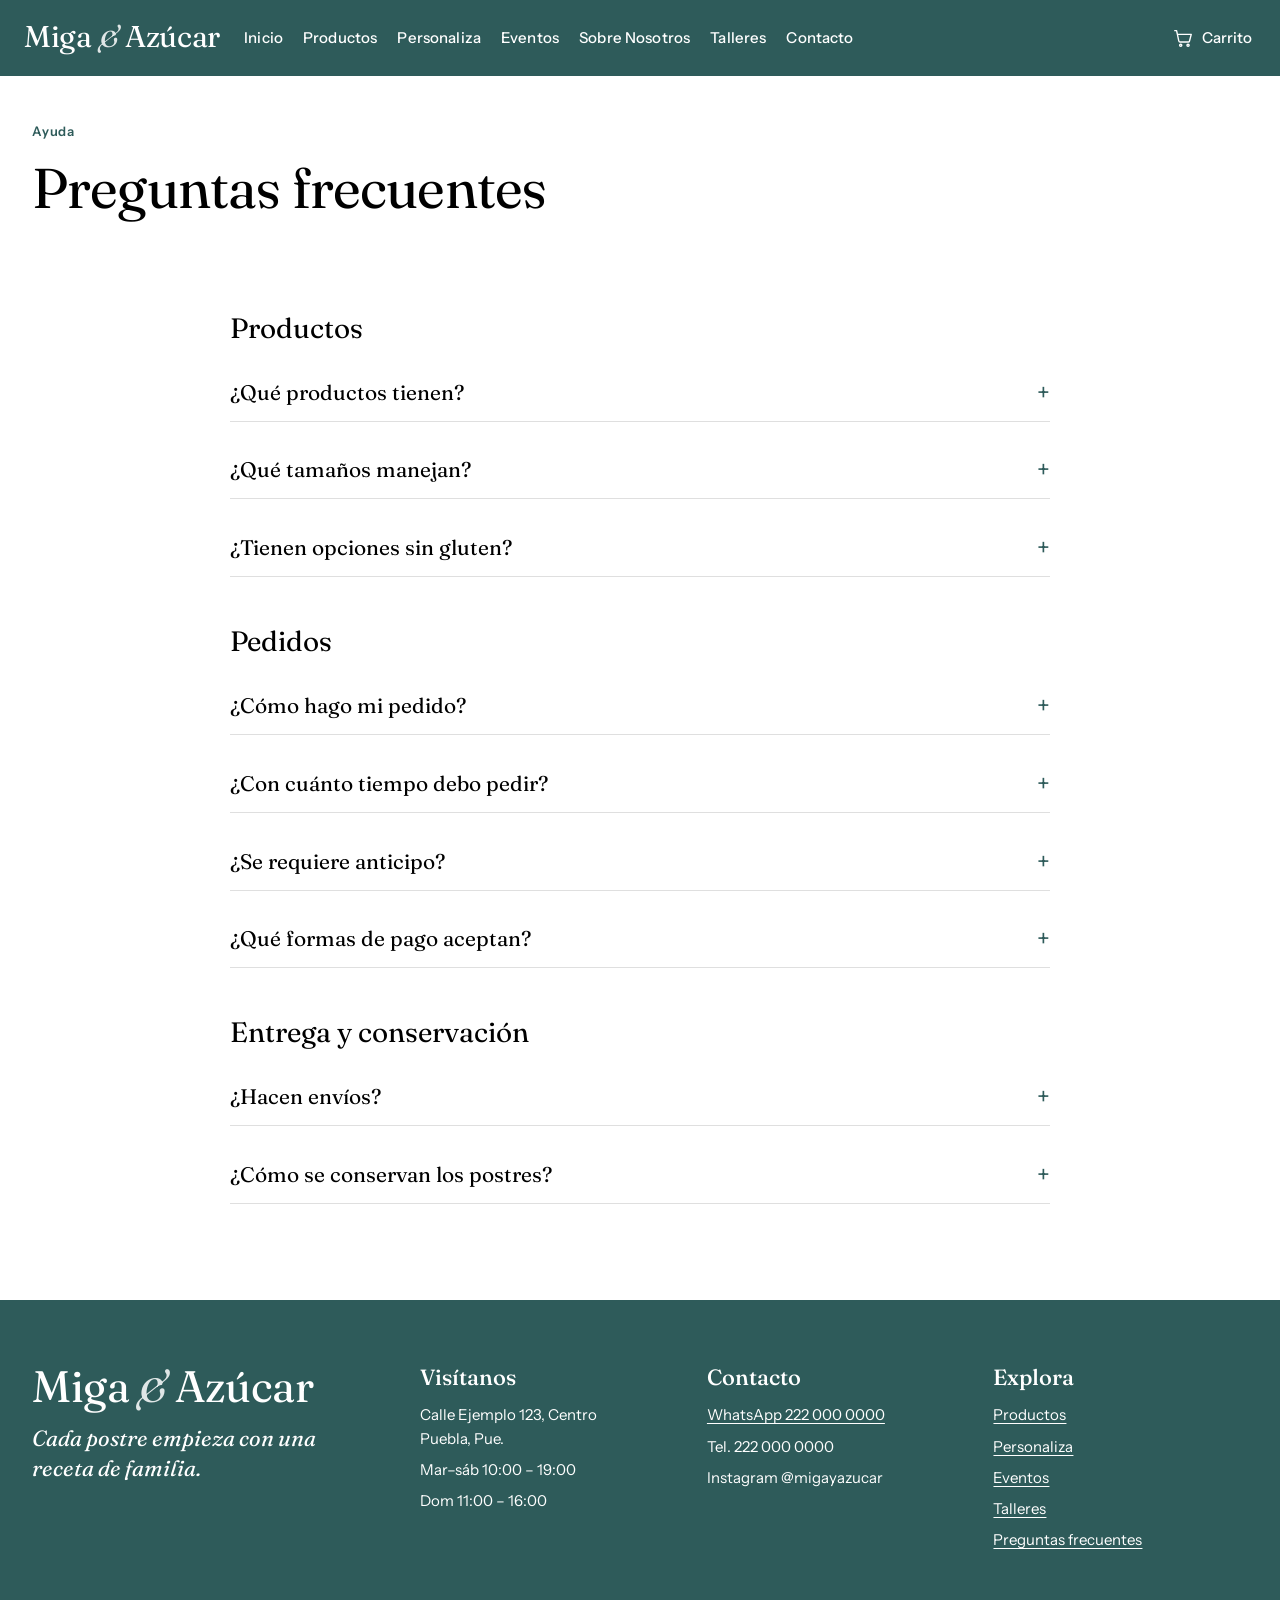
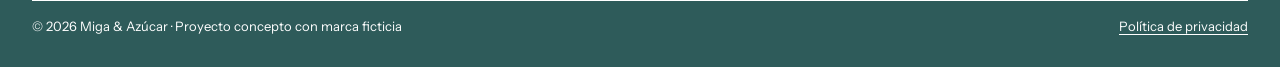
<file: preguntas-frecuentes.html>
<!doctype html>
<html lang="es-MX">
<head>
  <meta charset="utf-8">
  <meta name="viewport" content="width=device-width, initial-scale=1">
  <title>Preguntas frecuentes · Miga & Azúcar</title>
  <meta name="description" content="Preguntas frecuentes de ejemplo.">
  <meta name="robots" content="noindex">
  <meta name="theme-color" content="#2e5b5a">
  <link rel="preload" href="assets/fonts/Fraunces-Variable.woff2" as="font" type="font/woff2" crossorigin>
  <link rel="preload" href="assets/fonts/InstrumentSans-Variable.woff2" as="font" type="font/woff2" crossorigin>
  <link rel="stylesheet" href="css/tokens.css">
  <link rel="stylesheet" href="css/styles.css">
  <script src="js/data.js" defer></script>
  <script src="js/main.js" defer></script>
</head>
<body data-page="faq">
  <div data-site-header></div>
  <main id="contenido">
    <section class="page-head"><div class="container stack-md"><p class="eyebrow">Ayuda</p><h1 class="h1">Preguntas frecuentes</h1></div></section>
    <section class="section"><div class="container faq">
        <div class="stack-md"><h2 class="h3">Productos</h2>
          <details><summary>¿Qué productos tienen?</summary><div><p>Cheesecakes, panqués, galletas, brownies y pasteles. También hacemos pasteles personalizados para celebraciones.</p></div></details>
          <details><summary>¿Qué tamaños manejan?</summary><div><p>Individual, mediano (6 a 8 personas) y grande (10 a 12 personas). Tamaños especiales sobre pedido.</p></div></details>
          <details><summary>¿Tienen opciones sin gluten?</summary><div><p>Sí, nuestro panqué de naranja y almendra es sin gluten. Pregúntanos por otras opciones sobre pedido.</p></div></details>
        </div>
        <div class="stack-md"><h2 class="h3">Pedidos</h2>
          <details><summary>¿Cómo hago mi pedido?</summary><div><p>En la tienda en línea, con el <a href="personaliza.html#cotizar">formulario de cotización</a> o por WhatsApp.</p></div></details>
          <details><summary>¿Con cuánto tiempo debo pedir?</summary><div><p>Los pasteles personalizados, con mínimo 3 días de anticipación. Para eventos grandes, mientras antes mejor.</p></div></details>
          <details><summary>¿Se requiere anticipo?</summary><div><p>Sí, los pedidos personalizados se confirman con un anticipo.</p></div></details>
          <details><summary>¿Qué formas de pago aceptan?</summary><div><p>Tarjeta, transferencia y efectivo.</p></div></details>
        </div>
        <div class="stack-md"><h2 class="h3">Entrega y conservación</h2>
          <details><summary>¿Hacen envíos?</summary><div><p>Sí, según la zona, con costo adicional.</p></div></details>
          <details><summary>¿Cómo se conservan los postres?</summary><div><p>Mantenlos en refrigeración y sácalos un rato antes de servir. Te recomendamos disfrutarlos en los primeros 3 días.</p></div></details>
        </div>
    </div></section>
  </main>
  <div data-site-footer></div>
</body>
</html>
</file>
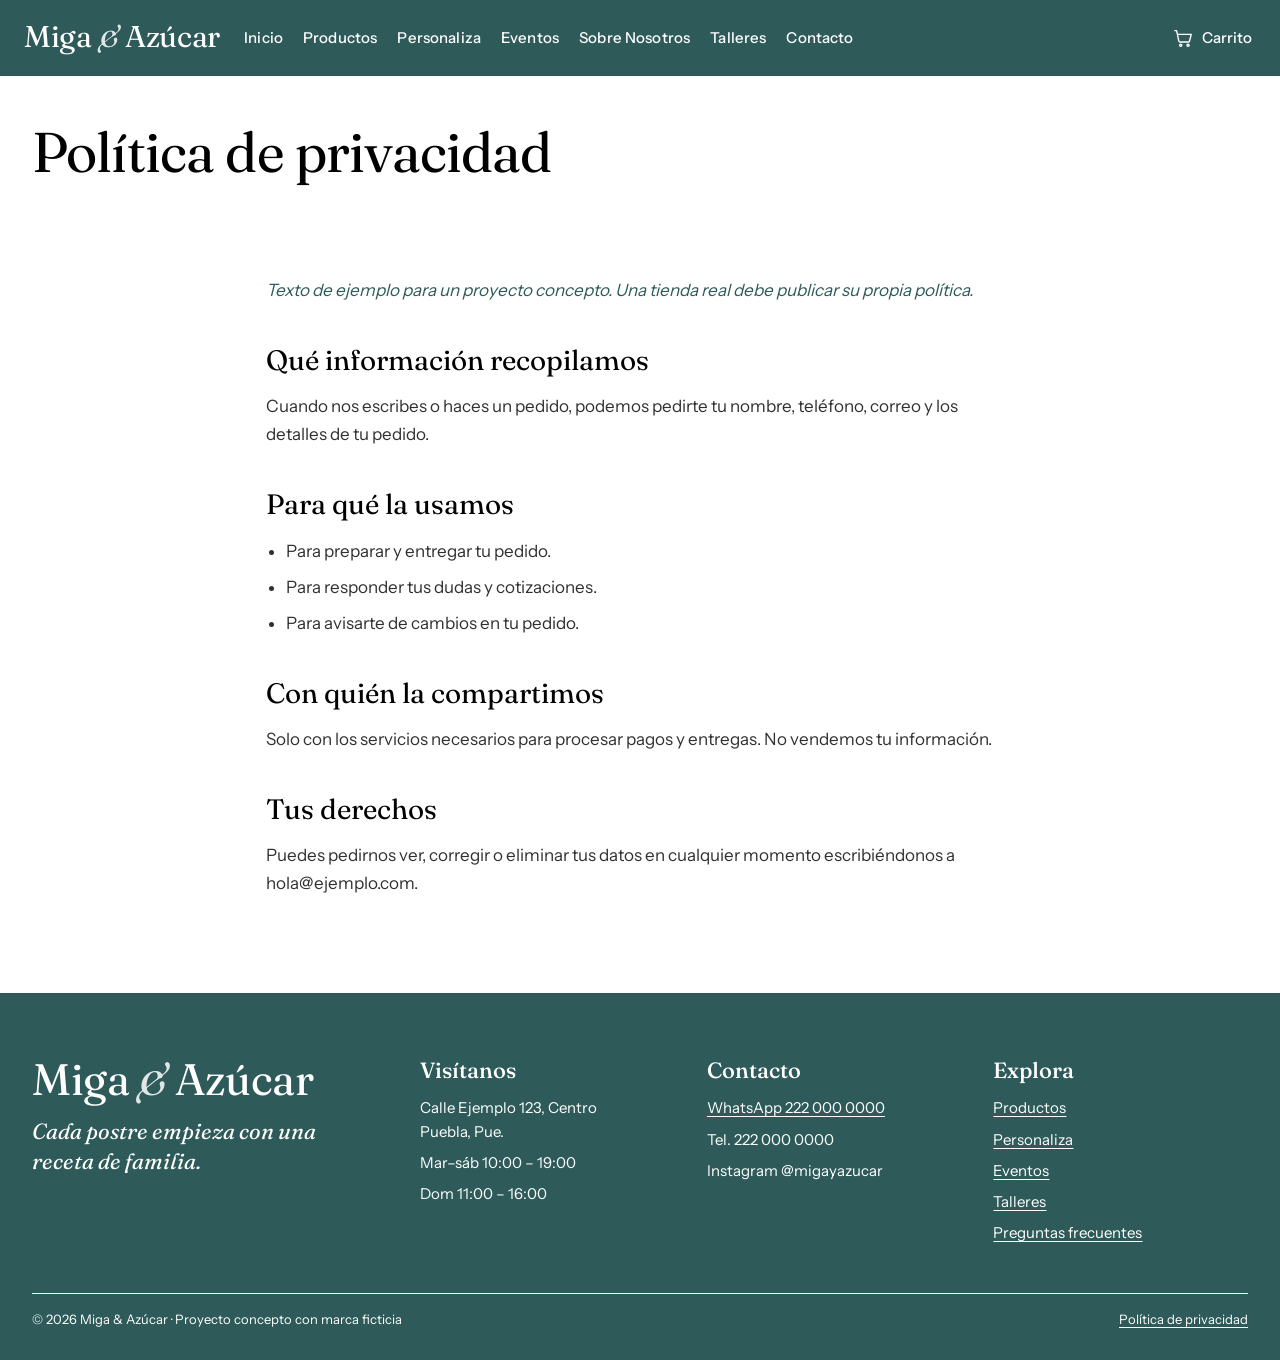
<file: privacidad.html>
<!doctype html>
<html lang="es-MX">
<head>
  <meta charset="utf-8">
  <meta name="viewport" content="width=device-width, initial-scale=1">
  <title>Política de privacidad · Miga & Azúcar</title>
  <meta name="description" content="Texto de ejemplo.">
  <meta name="robots" content="noindex">
  <meta name="theme-color" content="#2e5b5a">
  <link rel="preload" href="assets/fonts/Fraunces-Variable.woff2" as="font" type="font/woff2" crossorigin>
  <link rel="preload" href="assets/fonts/InstrumentSans-Variable.woff2" as="font" type="font/woff2" crossorigin>
  <link rel="stylesheet" href="css/tokens.css">
  <link rel="stylesheet" href="css/styles.css">
  <script src="js/data.js" defer></script>
  <script src="js/main.js" defer></script>
</head>
<body data-page="privacidad">
  <div data-site-header></div>
  <main id="contenido">
    <section class="page-head"><div class="container stack-md"><h1 class="h1">Política de privacidad</h1></div></section>
    <section class="section">
      <div class="container prose">
        <p><em>Texto de ejemplo para un proyecto concepto. Una tienda real debe publicar su propia política.</em></p>
        <h2>Qué información recopilamos</h2>
        <p>Cuando nos escribes o haces un pedido, podemos pedirte tu nombre, teléfono, correo y los detalles de tu pedido.</p>
        <h2>Para qué la usamos</h2>
        <ul><li>Para preparar y entregar tu pedido.</li><li>Para responder tus dudas y cotizaciones.</li><li>Para avisarte de cambios en tu pedido.</li></ul>
        <h2>Con quién la compartimos</h2>
        <p>Solo con los servicios necesarios para procesar pagos y entregas. No vendemos tu información.</p>
        <h2>Tus derechos</h2>
        <p>Puedes pedirnos ver, corregir o eliminar tus datos en cualquier momento escribiéndonos a hola@ejemplo.com.</p>
      </div>
    </section>
  </main>
  <div data-site-footer></div>
</body>
</html>
</file>
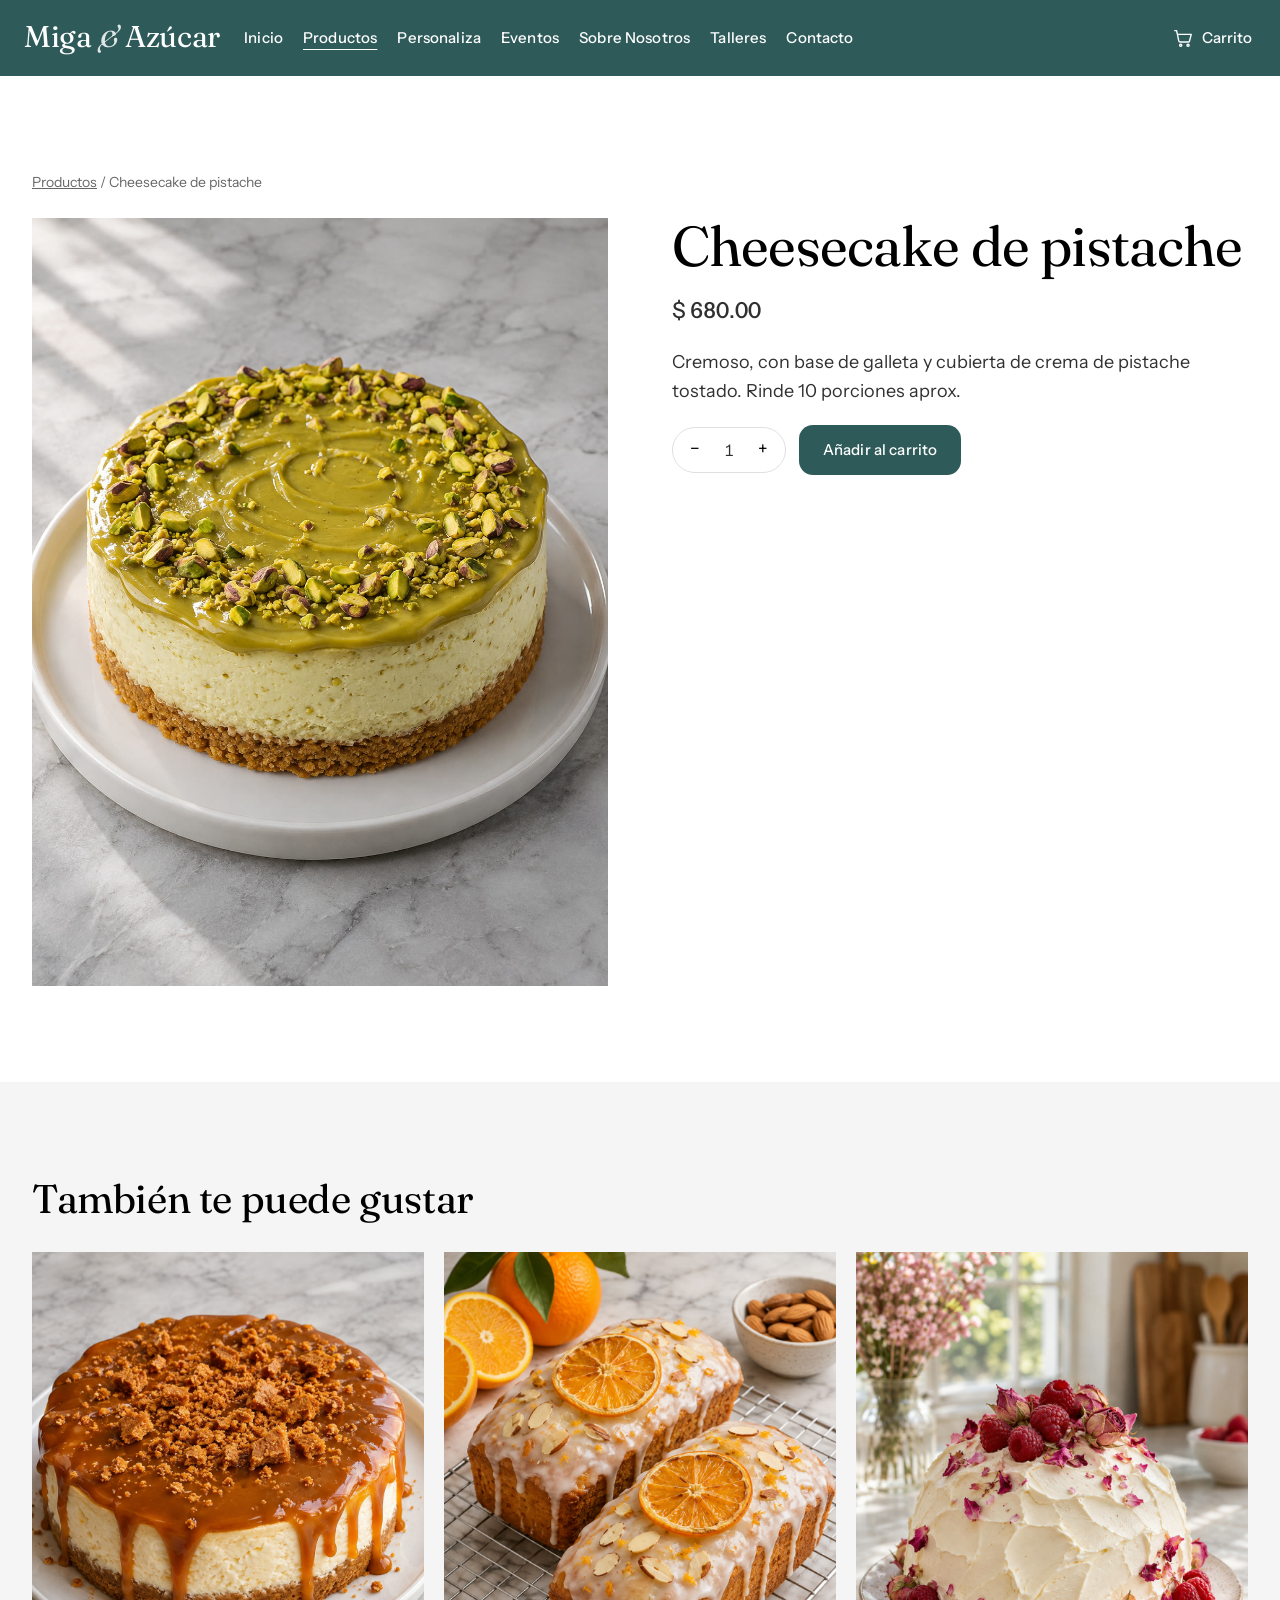
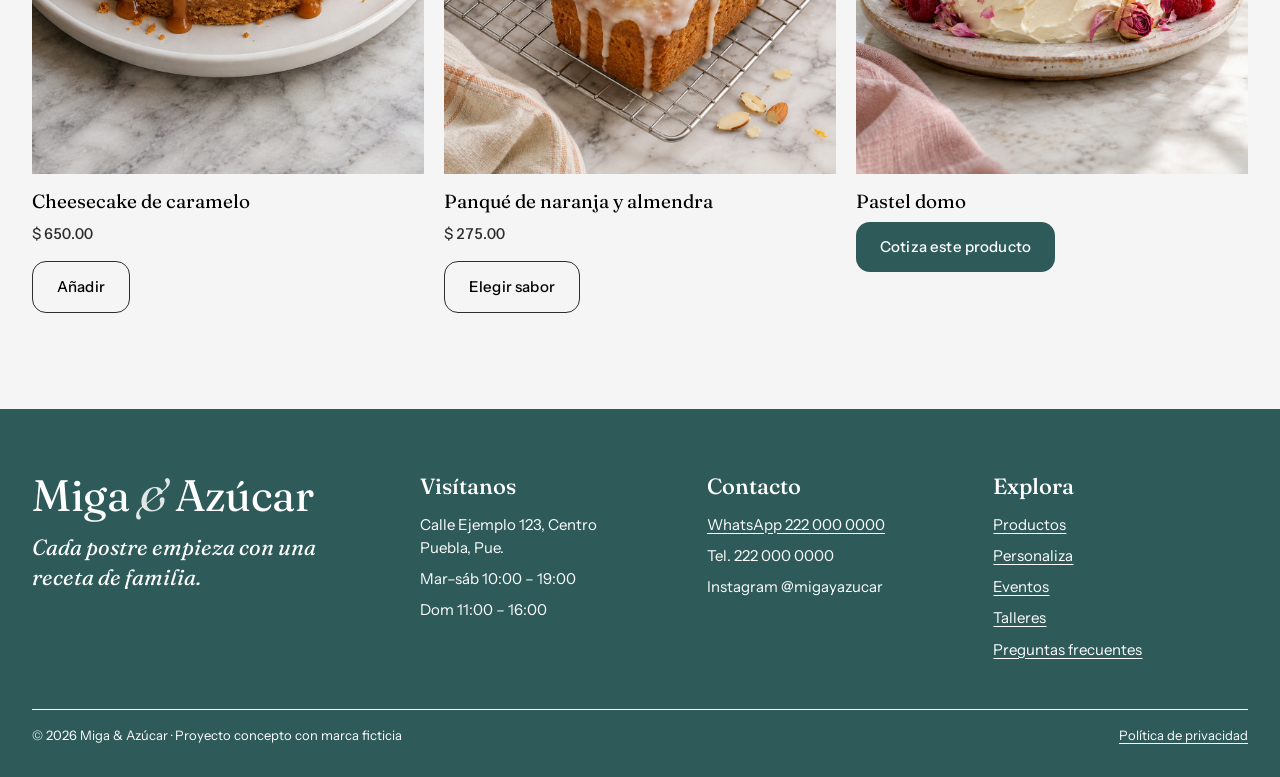
<file: producto.html>
<!doctype html>
<html lang="es-MX">
<head>
  <meta charset="utf-8">
  <meta name="viewport" content="width=device-width, initial-scale=1">
  <title>Producto · Miga & Azúcar</title>
  <meta name="description" content="Producto de ejemplo.">
  <meta name="robots" content="noindex">
  <meta name="theme-color" content="#2e5b5a">
  <link rel="preload" href="assets/fonts/Fraunces-Variable.woff2" as="font" type="font/woff2" crossorigin>
  <link rel="preload" href="assets/fonts/InstrumentSans-Variable.woff2" as="font" type="font/woff2" crossorigin>
  <link rel="stylesheet" href="css/tokens.css">
  <link rel="stylesheet" href="css/styles.css">
  <script src="js/data.js" defer></script>
  <script src="js/main.js" defer></script>
</head>
<body data-page="productos">
  <div data-site-header></div>
  <main id="contenido">
    <section class="section"><div class="container" data-product></div></section>
    <section class="section section--mist">
      <div class="container stack-lg"><h2 class="h2">También te puede gustar</h2><ul class="product-grid" data-related></ul></div>
    </section>
  </main>
  <div data-site-footer></div>
</body>
</html>
</file>
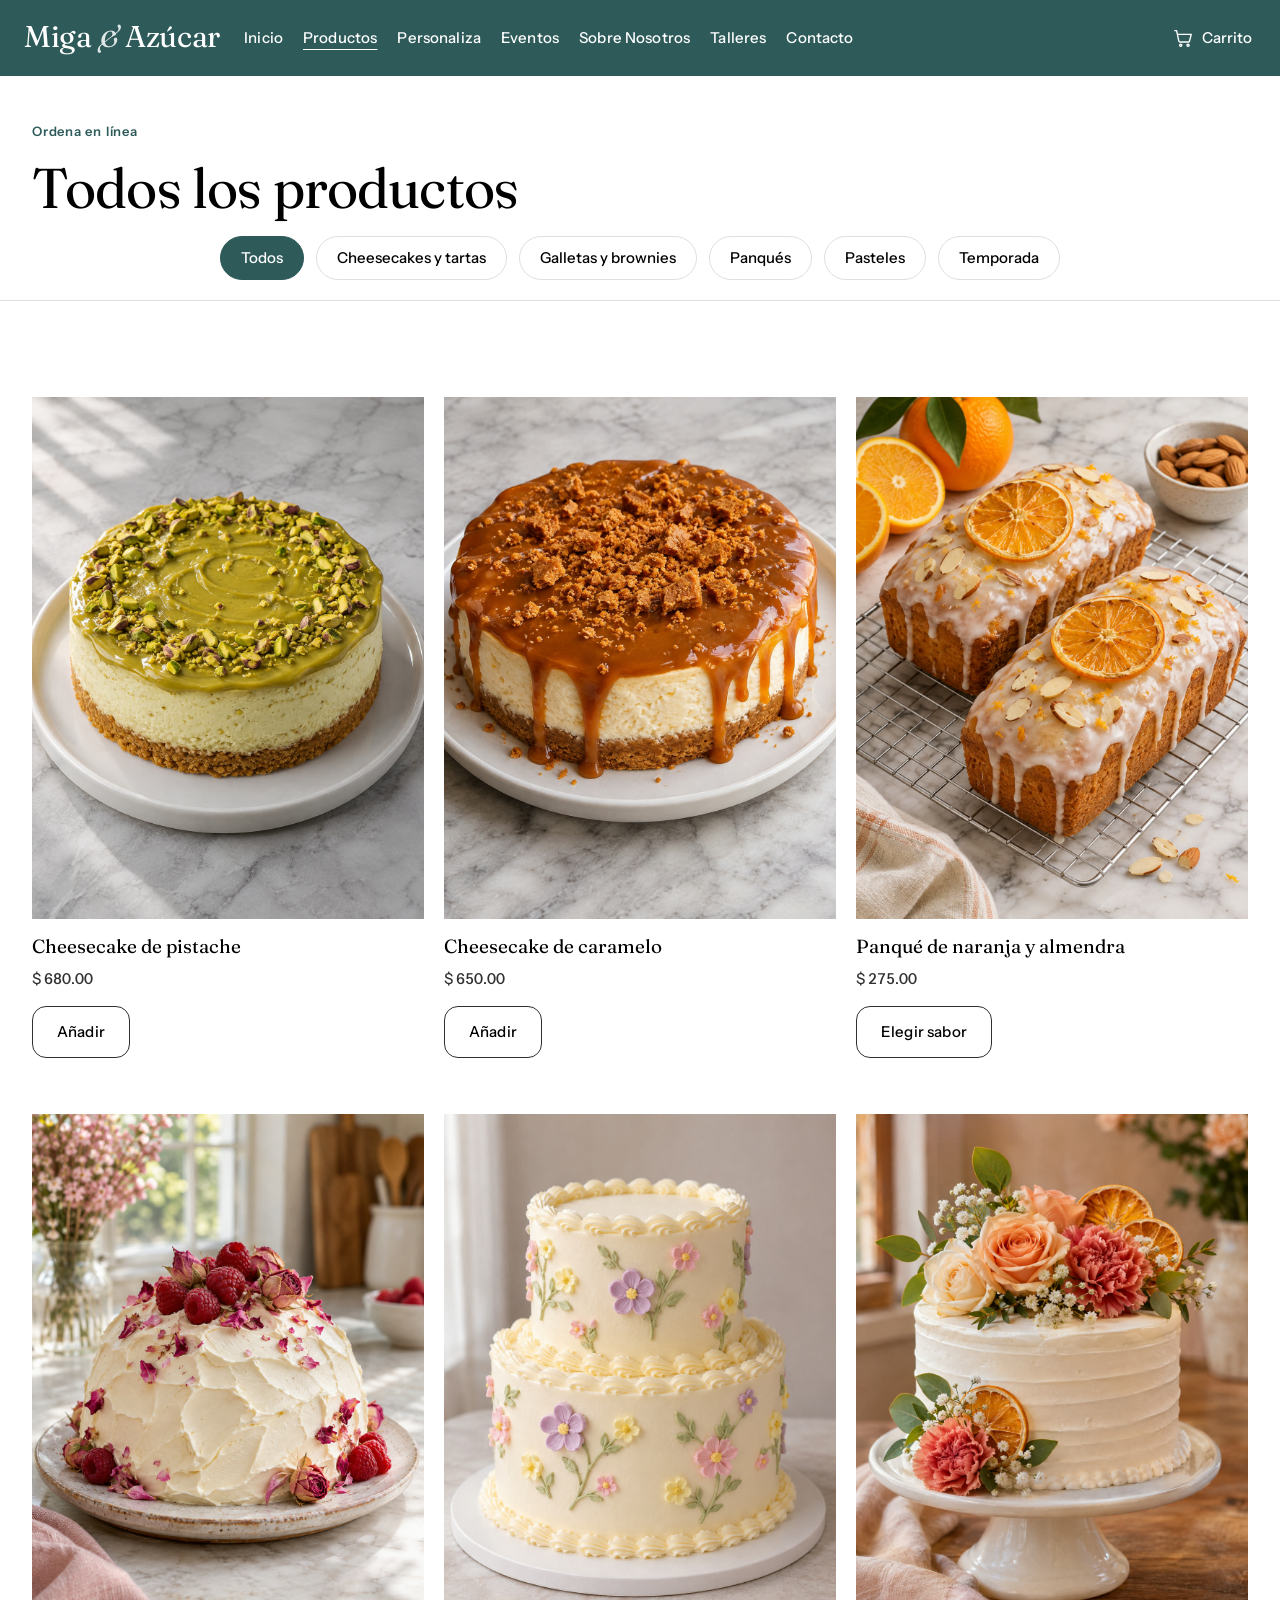
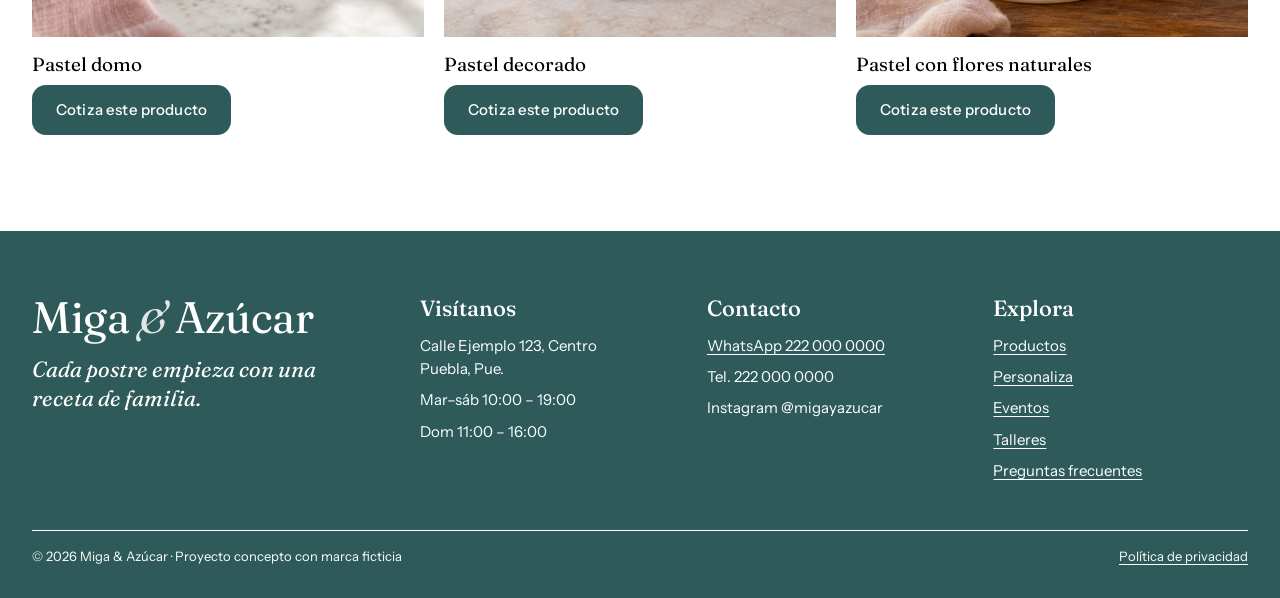
<file: productos.html>
<!doctype html>
<html lang="es-MX">
<head>
  <meta charset="utf-8">
  <meta name="viewport" content="width=device-width, initial-scale=1">
  <title>Productos · Miga & Azúcar</title>
  <meta name="description" content="Catálogo de ejemplo.">
  <meta name="robots" content="noindex">
  <meta name="theme-color" content="#2e5b5a">
  <link rel="preload" href="assets/fonts/Fraunces-Variable.woff2" as="font" type="font/woff2" crossorigin>
  <link rel="preload" href="assets/fonts/InstrumentSans-Variable.woff2" as="font" type="font/woff2" crossorigin>
  <link rel="stylesheet" href="css/tokens.css">
  <link rel="stylesheet" href="css/styles.css">
  <script src="js/data.js" defer></script>
  <script src="js/main.js" defer></script>
</head>
<body data-page="productos">
  <div data-site-header></div>
  <main id="contenido">
    <section class="page-head">
      <div class="container stack-md"><p class="eyebrow">Ordena en línea</p><h1 class="h1" data-catalog-title>Todos los productos</h1></div>
    </section>
    <nav class="chips" aria-label="Categorías"><div class="chips__row" data-chips></div></nav>
    <section class="section">
      <div class="container stack-lg">
        <ul class="product-grid" data-catalog></ul>
        <div class="empty stack-md" data-empty hidden>
          <p>Aún no hay productos en esta colección. Pregúntanos por lo disponible hoy o pide algo especial.</p>
          <div><a class="btn btn--primary" href="personaliza.html#cotizar">Pide algo especial</a></div>
        </div>
      </div>
    </section>
  </main>
  <div data-site-footer></div>
</body>
</html>
</file>
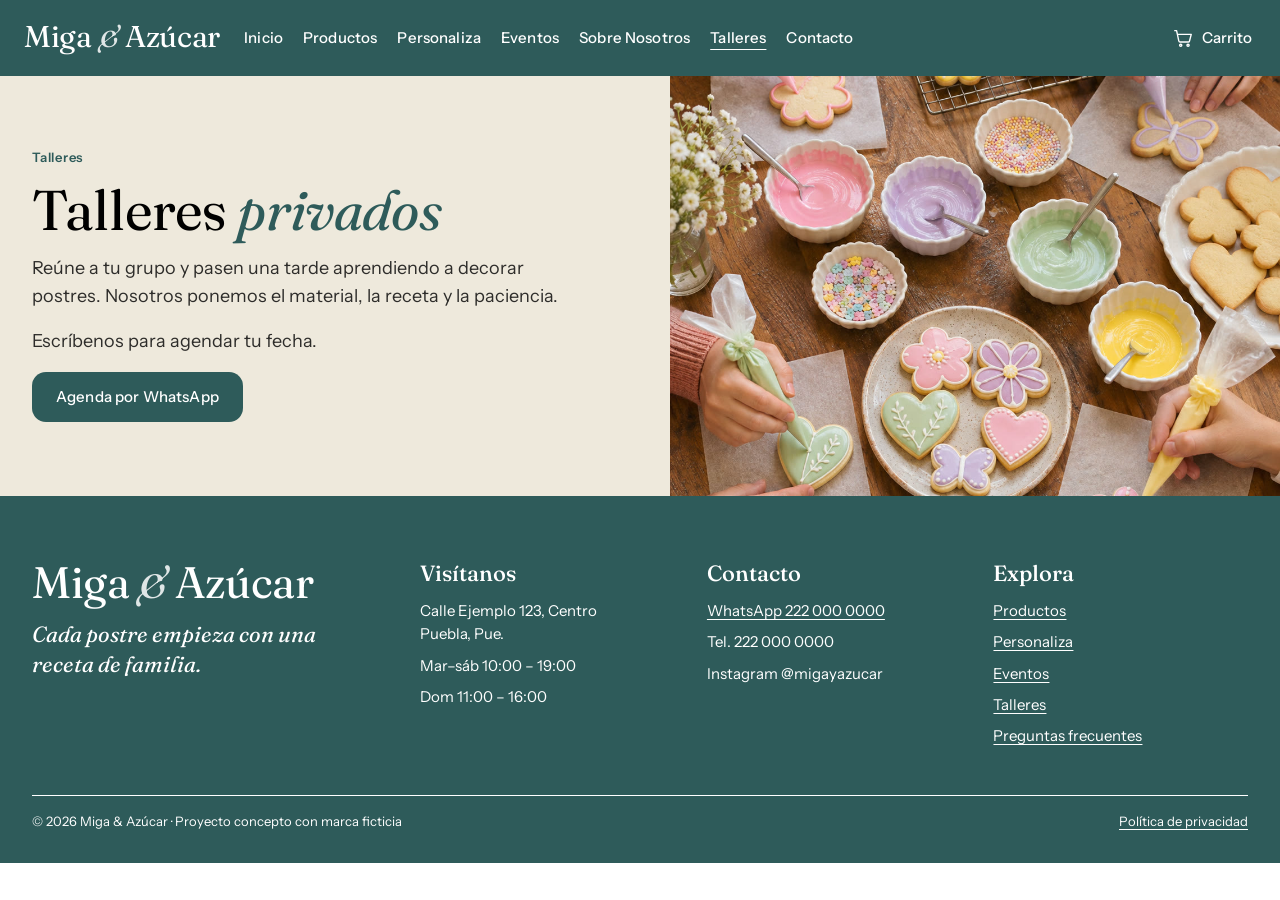
<file: talleres.html>
<!doctype html>
<html lang="es-MX">
<head>
  <meta charset="utf-8">
  <meta name="viewport" content="width=device-width, initial-scale=1">
  <title>Talleres · Miga & Azúcar</title>
  <meta name="description" content="Talleres de repostería de ejemplo.">
  <meta name="robots" content="noindex">
  <meta name="theme-color" content="#2e5b5a">
  <link rel="preload" href="assets/fonts/Fraunces-Variable.woff2" as="font" type="font/woff2" crossorigin>
  <link rel="preload" href="assets/fonts/InstrumentSans-Variable.woff2" as="font" type="font/woff2" crossorigin>
  <link rel="stylesheet" href="css/tokens.css">
  <link rel="stylesheet" href="css/styles.css">
  <script src="js/data.js" defer></script>
  <script src="js/main.js" defer></script>
</head>
<body data-page="talleres">
  <div data-site-header></div>
  <main id="contenido">
    <section class="page-hero">
      <div class="page-hero__text">
        <p class="eyebrow">Talleres</p>
        <h1 class="h1">Talleres <em>privados</em></h1>
        <p class="lead">Reúne a tu grupo y pasen una tarde aprendiendo a decorar postres. Nosotros ponemos el material, la receta y la paciencia.</p><p class="lead">Escríbenos para agendar tu fecha.</p>
        <div class="hero__actions"><a class="btn btn--primary" href="#" data-wa-demo="Hola Miga &amp; Azúcar, quiero informes de un taller privado.">Agenda por WhatsApp</a></div>
      </div>
      <div class="page-hero__media"><img src="assets/img/talleres.jpg" alt="Manos decorando galletas con glasé" fetchpriority="high"></div>
    </section>
  </main>
  <div data-site-footer></div>
</body>
</html>
</file>
<file: css/tokens.css>
/* Tokens del design system (colores, fuentes, espaciado) */
@font-face { font-family: "Fraunces"; src: url("../assets/fonts/Fraunces-Variable.woff2") format("woff2"); font-weight: 300 600; font-style: normal; font-display: swap; }
@font-face { font-family: "Fraunces"; src: url("../assets/fonts/Fraunces-Italic-Variable.woff2") format("woff2"); font-weight: 300 600; font-style: italic; font-display: swap; }
@font-face { font-family: "Instrument Sans"; src: url("../assets/fonts/InstrumentSans-Variable.woff2") format("woff2"); font-weight: 400 600; font-style: normal; font-display: swap; }
:root, [data-theme="sitio"] {
  --surface: #ffffff;
  --surface-mist: #f5f5f5;
  --surface-cream: #eee9dc;
  --surface-sage: #eef1ea;
  --surface-sky: #e1edf5;
  --brand: #2e5b5a;
  --brand-hover: #31585b;
  --on-brand: #ffffff;
  --on-brand-cream: var(--surface-cream);
  --ink-heading: #000000;
  --ink: #000000cf;
  --ink-muted: #00000099;
  --line: #dfdfdf;
  --line-soft: #e6e6e6;
  --input-border: #000000cf;
  --error: #8b0000;
  --stock-in: #3ed660;
  --stock-low: #ee9441;
  --stock-out: #c8c8c8;
  --shadow-button: 0 2px 3px rgba(0, 0, 0, 0.2);
  --shadow-popover: 0px 4px 20px rgba(0, 0, 0, 0.15);
}
:root {
  --space-2xs: 0.25rem;
  --space-xs: 0.5rem;
  --space-sm: 0.7rem;
  --space-md: 0.8rem;
  --space-lg: 1rem;
  --space-xl: 1.25rem;
  --space-2xl: 1.5rem;
  --space-4xl: 2rem;
  --space-5xl: 3rem;
  --space-6xl: 4rem;
  --radius-none: 0px;
  --radius-input: 4px;
  --radius-button: 14px;
  --radius-lg: 1rem;
  --radius-pill: 40px;
  --font-display: Fraunces, "Iowan Old Style", Georgia, serif;
  --font-sans: "Instrument Sans", "Helvetica Neue", Arial, sans-serif;
}
.display { font-family: var(--font-display); font-size: 72px; line-height: 0.95; font-weight: 400; letter-spacing: -0.02em; }
.h1 { font-family: var(--font-display); font-size: 56px; line-height: 1; font-weight: 400; letter-spacing: -0.015em; }
.h2 { font-family: var(--font-display); font-size: 40px; line-height: 1.05; font-weight: 400; letter-spacing: -0.01em; }
.h3 { font-family: var(--font-display); font-size: 28px; line-height: 1.15; font-weight: 400; }
.h4 { font-family: var(--font-display); font-size: 22px; line-height: 1.2; font-weight: 500; }
.product-name { font-family: var(--font-display); font-size: 19px; line-height: 1.25; font-weight: 400; }
.quote { font-family: var(--font-display); font-size: 24px; line-height: 1.35; font-weight: 400; font-style: italic; }
.eyebrow { font-family: var(--font-sans); font-size: 13px; line-height: 1.2; font-weight: 600; letter-spacing: 0.06em; }
.body-lg { font-family: var(--font-sans); font-size: 18px; line-height: 1.6; font-weight: 400; }
.body { font-family: var(--font-sans); font-size: 16px; line-height: 1.55; font-weight: 400; }
.body-sm { font-family: var(--font-sans); font-size: 14px; line-height: 1.5; font-weight: 400; }
.label { font-family: var(--font-sans); font-size: 15px; line-height: 1.2; font-weight: 500; letter-spacing: 0.01em; }
.caption { font-family: var(--font-sans); font-size: 13px; line-height: 1.45; font-weight: 400; }
</file>
<file: css/styles.css>
/* Estilos del sitio. Usa solo los tokens de css/tokens.css. */

*, *::before, *::after { box-sizing: border-box; }
html { scroll-behavior: smooth; -webkit-text-size-adjust: 100%; }
@media (prefers-reduced-motion: reduce) { html { scroll-behavior: auto; } * { transition: none !important; } }
body { margin: 0; font-family: var(--font-sans); font-size: 16px; line-height: 1.55; color: var(--ink); background: var(--surface); -webkit-font-smoothing: antialiased; }
img { display: block; max-width: 100%; height: auto; }
h1, h2, h3 { margin: 0; font-family: var(--font-display); font-weight: 400; color: var(--ink-heading); font-optical-sizing: auto; }
p, ul, ol, blockquote, address { margin: 0; }
address { font-style: normal; }
a { color: var(--brand); }
a:hover { color: var(--brand-hover); }
:focus-visible { outline: 2px solid var(--brand); outline-offset: 2px; }
[hidden] { display: none !important; }
em { font-style: italic; color: var(--brand); }

.skip-link { position: absolute; left: var(--space-lg); top: -100px; z-index: 100; padding: var(--space-xs) var(--space-lg); background: var(--surface); color: var(--ink-heading); border-radius: var(--radius-input); }
.skip-link:focus { top: var(--space-lg); }

/* Layout */
.container { max-width: 1280px; margin: 0 auto; }
.section { padding: var(--space-6xl) 2rem; scroll-margin-top: 80px; }
@media (min-width: 1024px) { .section { padding-block: 6rem; } }
.section--cream { background: var(--surface-cream); }
.section--mist { background: var(--surface-mist); }
.stack-sm { display: flex; flex-direction: column; gap: 0.75rem; }
.stack-md { display: flex; flex-direction: column; gap: 1.25rem; }
.stack-lg { display: flex; flex-direction: column; gap: var(--space-4xl); }
.split { display: flex; flex-wrap: wrap; gap: var(--space-6xl); align-items: flex-start; }
.split--center { align-items: center; }
.split__text { flex: 1 1 300px; }
.duo { display: grid; grid-template-columns: repeat(auto-fit, minmax(300px, 1fr)); gap: var(--space-xl); }

/* Tipografía */
.eyebrow { font-size: 13px; font-weight: 600; letter-spacing: 0.06em; line-height: 1.2; color: var(--brand); }
.h2 { font-size: 40px; line-height: 1.05; letter-spacing: -0.01em; }
.h3 { font-size: 28px; line-height: 1.15; }
.lead { font-size: 18px; line-height: 1.6; max-width: 44ch; }
.caption { font-size: 13px; line-height: 1.45; }
.muted { color: var(--ink-muted); }
.on-brand { color: var(--on-brand); }
.link { font-size: 15px; font-weight: 500; text-underline-offset: 4px; }
.link--on-brand { color: var(--on-brand); }
.link--on-brand:hover { color: var(--on-brand); }
.quote { font-family: var(--font-display); font-style: italic; font-size: 36px; line-height: 1.25; color: var(--ink-heading); }

/* Botones */
.btn { display: inline-flex; align-items: center; justify-content: center; min-height: 44px; padding: var(--space-lg) var(--space-2xl); border-radius: var(--radius-button); font: inherit; font-size: 15px; font-weight: 500; letter-spacing: 0.01em; line-height: 1.2; text-decoration: none; cursor: pointer; transition: background-color .15s ease, color .15s ease; }
.btn--primary { background: var(--brand); color: var(--on-brand); border: 0; }
.btn--primary:hover { background: var(--brand-hover); color: var(--on-brand); }
.btn--secondary { background: transparent; color: var(--ink-heading); border: 1px solid var(--ink); }
.btn--secondary:hover { background: var(--surface-mist); color: var(--ink-heading); }
.btn.is-added { background: var(--surface-cream); }

.badge { display: inline-flex; align-items: center; font-size: 13px; line-height: 1; padding: 6px var(--space-sm); border-radius: var(--radius-pill); }
.badge--cream { background: var(--surface-cream); color: var(--brand); }

/* Encabezado */
.site-header { position: sticky; top: 0; z-index: 20; display: flex; align-items: center; gap: var(--space-2xl); padding: var(--space-lg) var(--space-2xl); background: var(--brand); color: var(--on-brand); }
.site-header a { color: var(--on-brand); text-decoration: none; }
.site-header :focus-visible { outline-color: var(--on-brand); }
.site-header__logo { flex: none; }
.site-header__logo img { height: 64px; width: auto; margin: -8px 0; }
.site-header__nav { display: flex; flex-wrap: wrap; gap: var(--space-lg) var(--space-xl); flex: 1; font-size: 15px; font-weight: 500; letter-spacing: 0.01em; }
.site-header__nav a[aria-current="page"], .site-header__nav a:hover { text-decoration: underline; text-underline-offset: 6px; }
.site-header__cart { display: inline-flex; align-items: center; gap: 8px; min-height: 44px; padding: 0 4px; background: transparent; border: 0; color: var(--on-brand); font: inherit; font-size: 15px; font-weight: 500; white-space: nowrap; cursor: pointer; border-radius: var(--radius-input); }
.site-header__cart:hover span:first-of-type { text-decoration: underline; text-underline-offset: 6px; }
.icon-cart { flex: none; }
.site-header__menu { display: none; width: 44px; height: 44px; align-items: center; justify-content: center; margin-right: -10px; background: transparent; border: 0; color: var(--on-brand); border-radius: var(--radius-input); cursor: pointer; }

/* Menú móvil */
.drawer { position: fixed; inset: 0; z-index: 50; }
.drawer__backdrop { position: absolute; inset: 0; background: rgba(0, 0, 0, 0.4); opacity: 0; transition: opacity .38s ease; }
.drawer.is-open .drawer__backdrop { opacity: 1; transition-duration: .45s; }
.drawer__panel { position: absolute; top: 0; right: 0; bottom: 0; width: min(320px, 86vw); display: flex; flex-direction: column; gap: var(--space-xs); padding: var(--space-lg) var(--space-2xl); background: var(--surface); box-shadow: var(--shadow-popover); overflow-y: auto; }
.drawer__panel { transform: translateX(100%); transition: transform .38s cubic-bezier(.4, 0, .9, .6); will-change: transform; }
.drawer.is-open .drawer__panel { transform: none; transition: transform .55s cubic-bezier(.22, 1, .36, 1); }
.drawer__panel--menu a { opacity: 0; transform: translateX(16px); transition: opacity .2s ease, transform .2s ease; }
.drawer.is-open .drawer__panel--menu a { opacity: 1; transform: none; transition: opacity .45s ease, transform .55s cubic-bezier(.22, 1, .36, 1); }
.drawer.is-open .drawer__panel--menu a:nth-of-type(1) { transition-delay: .12s; }
.drawer.is-open .drawer__panel--menu a:nth-of-type(2) { transition-delay: .16s; }
.drawer.is-open .drawer__panel--menu a:nth-of-type(3) { transition-delay: .20s; }
.drawer.is-open .drawer__panel--menu a:nth-of-type(4) { transition-delay: .24s; }
.drawer.is-open .drawer__panel--menu a:nth-of-type(5) { transition-delay: .28s; }
.drawer.is-open .drawer__panel--menu a:nth-of-type(6) { transition-delay: .32s; }
.drawer.is-open .drawer__panel--menu a:nth-of-type(7) { transition-delay: .36s; }
@media (prefers-reduced-motion: reduce) { .drawer__panel, .drawer__backdrop, .drawer__panel--menu a { transition: none !important; } }
.drawer__panel--menu a { display: flex; align-items: center; min-height: 48px; font-family: var(--font-display); font-size: 24px; line-height: 1.2; color: var(--ink-heading); text-decoration: none; border-bottom: 1px solid var(--line-soft); }
.drawer__panel--menu a[aria-current="page"] { color: var(--brand); }
.drawer__close { align-self: flex-end; width: 44px; height: 44px; display: inline-flex; align-items: center; justify-content: center; margin-right: -10px; background: transparent; border: 0; color: var(--ink-heading); border-radius: var(--radius-input); cursor: pointer; }
body.no-scroll { overflow: hidden; }

/* Hero */
.hero { display: grid; grid-template-columns: 1.1fr 1fr; min-height: 520px; background: var(--surface-cream); }
.hero__text { display: flex; flex-direction: column; justify-content: center; gap: var(--space-lg); padding: var(--space-6xl) var(--space-6xl) var(--space-6xl) max(2rem, calc((100vw - 1280px) / 2)); }
.hero__title { font-size: 72px; line-height: .95; letter-spacing: -0.02em; }
.hero__sub { font-size: 18px; line-height: 1.6; max-width: 34ch; margin-bottom: var(--space-xs); }
.hero__actions { display: flex; flex-wrap: wrap; gap: var(--space-md); }
.hero__media { position: relative; overflow: hidden; background: var(--surface-mist); }
.hero__media img { position: absolute; inset: 0; width: 100%; height: 100%; object-fit: cover; }

/* Categorías */
.chips { border-bottom: 1px solid var(--line); padding: 20px 2rem; }
.chips__row { max-width: 1280px; margin: 0 auto; display: flex; flex-wrap: wrap; gap: 12px; justify-content: center; }
.chip { flex: none; min-height: 44px; padding: 0 20px; border-radius: var(--radius-pill); border: 1px solid var(--line); background: var(--surface); color: var(--ink-heading); font: inherit; font-size: 15px; font-weight: 500; cursor: pointer; }
.chip:hover { border-color: var(--ink-muted); }
a.chip { display: inline-flex; align-items: center; text-decoration: none; }
a.chip:hover { color: var(--ink-heading); }
a.chip.is-active:hover { color: var(--on-brand); }
.chip.is-active { background: var(--brand); border-color: var(--brand); color: var(--on-brand); }

/* Productos */
.section-head { display: flex; flex-wrap: wrap; gap: var(--space-lg); align-items: flex-end; justify-content: space-between; }
.product-grid { list-style: none; margin: 0; padding: 0; display: grid; grid-template-columns: repeat(auto-fill, minmax(320px, 1fr)); gap: 56px var(--space-xl); }
.card { display: flex; flex-direction: column; gap: var(--space-lg); }
.card__media { position: relative; display: block; aspect-ratio: 3 / 4; overflow: hidden; background: var(--surface-mist); }
.card__media img { width: 100%; height: 100%; object-fit: cover; transition: transform .4s ease; }
.card__media:hover img { transform: scale(1.03); }
.card__media .badge { position: absolute; top: var(--space-sm); left: var(--space-sm); }
.card__body { display: flex; flex-direction: column; align-items: flex-start; gap: var(--space-xs); }
.card__name { font-size: 19px; line-height: 1.25; }
.card__name a { color: var(--ink-heading); text-decoration: none; }
.card__name a:hover { text-decoration: underline; text-underline-offset: 3px; }
.card__price { margin-bottom: var(--space-xs); font-size: 15px; font-weight: 500; font-variant-numeric: tabular-nums; }
.empty { align-items: center; font-size: 18px; line-height: 1.6; text-align: center; padding: var(--space-4xl) 0; color: var(--ink); }

/* Personaliza */
.steps { list-style: none; padding: 0; margin-top: var(--space-xs); display: flex; flex-direction: column; gap: var(--space-lg); }
.steps li { display: flex; gap: var(--space-lg); align-items: baseline; }
.steps__n { min-width: 28px; font-family: var(--font-display); font-size: 28px; line-height: 1; color: var(--brand); }
.quote-form { flex: 1 1 300px; display: flex; flex-direction: column; gap: 20px; padding: 40px; background: var(--surface); border-radius: var(--radius-lg); }
.form-row { display: grid; grid-template-columns: repeat(auto-fit, minmax(160px, 1fr)); gap: var(--space-lg); }
.field { display: flex; flex-direction: column; gap: var(--space-xs); }
.field label { font-size: 15px; font-weight: 500; color: var(--ink-heading); }
.field input, .field textarea { width: 100%; min-height: 44px; padding: var(--space-md) var(--space-lg); font: inherit; font-size: 16px; color: var(--ink-heading); background: var(--surface); border: 1px solid var(--input-border); border-radius: var(--radius-input); }
.field textarea { resize: vertical; }
.field ::placeholder { color: var(--ink-muted); }
.field input[aria-invalid="true"] { border-color: var(--error); }
.field__error { font-size: 13px; color: var(--error); }
.quote-form__actions { display: flex; flex-wrap: wrap; gap: var(--space-md) var(--space-lg); align-items: center; }

/* Eventos y talleres */
.event { position: relative; min-height: 520px; display: flex; align-items: flex-end; overflow: hidden; background: var(--ink-heading); }
.event > img { position: absolute; inset: 0; width: 100%; height: 100%; object-fit: cover; }
.event__box { position: relative; max-width: 420px; margin: var(--space-2xl); padding: 28px; background: var(--brand); color: var(--on-brand); }
.event__box :focus-visible { outline-color: var(--on-brand); }
.workshop { display: flex; flex-direction: column; justify-content: space-between; gap: var(--space-4xl); min-height: 520px; padding: 48px; background: var(--surface-sage); scroll-margin-top: 80px; }

/* Sobre nosotros */
.about__img { flex: 1 1 300px; width: 100%; max-width: 480px; aspect-ratio: 3 / 4; object-fit: cover; }

/* Pie */
.site-footer { background: var(--brand); color: var(--on-brand); padding: var(--space-6xl) 2rem 2rem; scroll-margin-top: 80px; }
.site-footer a { color: var(--on-brand); text-underline-offset: 3px; }
.site-footer :focus-visible { outline-color: var(--on-brand); }
.site-footer__top { max-width: 1280px; margin: 0 auto; display: grid; grid-template-columns: 1.4fr repeat(3, 1fr); gap: var(--space-4xl); }
.site-footer__brand img { height: 80px; width: auto; margin: -16px 0 var(--space-xs) -20px; }
.site-footer__quote { max-width: 22ch; font-family: var(--font-display); font-style: italic; font-size: 22px; line-height: 1.35; }
.site-footer__title { margin-bottom: var(--space-md); font-size: 22px; line-height: 1.2; font-weight: 500; color: var(--on-brand); }
.site-footer ul { list-style: none; padding: 0; display: grid; gap: var(--space-xs); font-size: 15px; }
.site-footer__bottom { max-width: 1280px; margin: var(--space-5xl) auto 0; padding-top: var(--space-lg); border-top: 1px solid var(--on-brand); display: flex; justify-content: space-between; gap: var(--space-lg); font-size: 13px; line-height: 1.45; }

/* Aviso */
.toast { position: fixed; left: 50%; bottom: var(--space-2xl); z-index: 60; transform: translateX(-50%); max-width: calc(100vw - 2rem); padding: var(--space-md) var(--space-2xl); background: var(--ink-heading); color: var(--on-brand); border-radius: var(--radius-button); box-shadow: var(--shadow-popover); font-size: 15px; }

/* Tableta */
@media (max-width: 1024px) {
  .site-header__nav { gap: var(--space-xs) var(--space-lg); font-size: 14px; }
  .hero__title { font-size: 60px; }
  .site-footer__top { grid-template-columns: 1fr 1fr; }
  .site-footer__brand { grid-column: 1 / -1; }
}

/* Móvil */
@media (max-width: 720px) {
  .section { padding: 64px 20px; }
  .site-header { padding: var(--space-xs) var(--space-lg); gap: var(--space-lg); justify-content: space-between; }
  .site-header__nav { display: none; }
  .site-header__logo img { height: 52px; margin: -4px 0 -4px -10px; }
  .site-header__cart { margin-left: auto; }
  .site-header__menu { display: inline-flex; }
  .hero { grid-template-columns: 1fr; min-height: 0; }
  .hero__media { order: -1; aspect-ratio: 4 / 3; }
  .hero__text { padding: var(--space-5xl) 20px; }
  .hero__title { font-size: 48px; }
  .chips { padding: var(--space-lg) 0; }
  .chips__row { flex-wrap: nowrap; justify-content: flex-start; overflow-x: auto; padding: 0 20px; scrollbar-width: none; }
  .chips__row::-webkit-scrollbar { display: none; }
  .h2 { font-size: 32px; }
  .quote { font-size: 26px; }
  .split { gap: 40px; }
  .product-grid { grid-template-columns: repeat(2, minmax(0, 1fr)); gap: 40px 12px; }
  .card { gap: var(--space-md); }
  .card__name { font-size: 17px; }
  .card__price { font-size: 14px; margin-bottom: 2px; }
  .card .btn { width: 100%; padding-inline: var(--space-md); font-size: 14px; }
  .quote-form { padding: 24px; }
  .event__box { margin: var(--space-lg); padding: 20px; }
  .event__box .h3 { font-size: 26px; }
  .workshop { min-height: 0; padding: 28px; }
  .site-footer { padding: var(--space-5xl) var(--space-2xl) var(--space-2xl); }
  .site-footer__top { grid-template-columns: 1fr; }
  .site-footer__bottom { flex-direction: column; gap: var(--space-xs); }
}

/* ---------- Carrito ---------- */
.drawer__panel--cart { width: min(420px, 92vw); padding: var(--space-lg) var(--space-2xl) var(--space-2xl); gap: 0; }
.cart__head { display: flex; align-items: center; justify-content: space-between; gap: var(--space-lg); padding-bottom: var(--space-lg); border-bottom: 1px solid var(--line); }
.cart__body { display: flex; flex-direction: column; flex: 1; }
.cart__empty { display: flex; flex-direction: column; align-items: flex-start; gap: var(--space-lg); padding-top: var(--space-4xl); }
.cart__list { list-style: none; margin: 0; padding: 0; flex: 1; }
.cart__item { display: grid; grid-template-columns: 72px 1fr auto; gap: var(--space-lg); padding: var(--space-lg) 0; border-bottom: 1px solid var(--line-soft); align-items: start; }
.cart__item img { width: 72px; height: 96px; object-fit: cover; }
.cart__info { display: flex; flex-direction: column; gap: 4px; }
.cart__name { font-family: var(--font-display); font-size: 17px; line-height: 1.25; color: var(--ink-heading); text-decoration: none; }
.cart__name:hover { text-decoration: underline; }
.cart__price { font-size: 14px; font-weight: 500; font-variant-numeric: tabular-nums; }
.cart__remove { background: none; border: 0; padding: 4px 0; font: inherit; font-size: 13px; color: var(--ink-muted); text-decoration: underline; cursor: pointer; min-height: 32px; }
.cart__foot { display: flex; flex-direction: column; gap: var(--space-md); padding-top: var(--space-lg); }
.cart__total { display: flex; justify-content: space-between; font-size: 17px; }
.cart__total strong { font-weight: 600; font-variant-numeric: tabular-nums; }
.cart__note { padding: var(--space-md) var(--space-lg); background: var(--surface-cream); border-radius: var(--radius-input); font-size: 14px; color: var(--ink-heading); }
.btn--block { width: 100%; }
.qty { display: inline-flex; align-items: center; margin-top: 6px; border: 1px solid var(--line); border-radius: var(--radius-pill); width: max-content; }
.qty button { width: 36px; height: 36px; background: none; border: 0; font: inherit; font-size: 18px; color: var(--ink-heading); cursor: pointer; border-radius: var(--radius-pill); }
.qty span { min-width: 24px; text-align: center; font-variant-numeric: tabular-nums; }
.qty--lg { margin-top: 0; }
.qty--lg button { width: 44px; height: 44px; }

/* ---------- Páginas internas ---------- */
.h1 { font-size: 56px; line-height: 1; letter-spacing: -0.015em; }
.page-hero { display: grid; grid-template-columns: 1.1fr 1fr; background: var(--surface-cream); min-height: 420px; }
.page-hero__text { display: flex; flex-direction: column; justify-content: center; gap: var(--space-lg); padding: var(--space-6xl) var(--space-6xl) var(--space-6xl) max(2rem, calc((100vw - 1280px) / 2)); }
.page-hero__media { position: relative; overflow: hidden; background: var(--surface-mist); }
.page-hero__media img { position: absolute; inset: 0; width: 100%; height: 100%; object-fit: cover; }
.page-head { padding: var(--space-5xl) 2rem 0; }
.crumbs { font-size: 14px; color: var(--ink-muted); margin-bottom: var(--space-2xl); }
.crumbs a { color: var(--ink-muted); }
.product { display: grid; grid-template-columns: minmax(0, 1fr) minmax(0, 1fr); gap: var(--space-6xl); align-items: start; }
.product__media { position: relative; aspect-ratio: 3 / 4; background: var(--surface-mist); }
.product__media img { width: 100%; height: 100%; object-fit: cover; }
.product__media .badge { position: absolute; top: var(--space-lg); left: var(--space-lg); }
.product__info { position: sticky; top: 120px; }
.product__price { font-size: 22px; font-weight: 500; font-variant-numeric: tabular-nums; }
.options { border: 0; padding: 0; margin: 0; display: flex; flex-wrap: wrap; gap: var(--space-xs); }
.options legend { font-size: 15px; font-weight: 500; color: var(--ink-heading); margin-bottom: var(--space-xs); padding: 0; }
.option input { position: absolute; opacity: 0; }
.option span { display: inline-flex; align-items: center; min-height: 44px; padding: 0 20px; border: 1px solid var(--line); border-radius: var(--radius-button); cursor: pointer; font-size: 15px; }
.option input:checked + span { border-color: var(--brand); background: var(--surface-cream); color: var(--brand); font-weight: 500; }
.option input:focus-visible + span { outline: 2px solid var(--brand); outline-offset: 2px; }
.buy { display: flex; flex-wrap: wrap; gap: var(--space-md); align-items: center; }
.columns { display: grid; grid-template-columns: repeat(auto-fit, minmax(220px, 1fr)); gap: var(--space-4xl); }
.list { list-style: none; padding: 0; display: grid; gap: var(--space-xs); font-size: 17px; }
.list li { padding: var(--space-xs) 0; border-bottom: 1px solid var(--line); }
.gallery { display: grid; grid-template-columns: repeat(auto-fill, minmax(240px, 1fr)); gap: var(--space-md); }
.gallery img { width: 100%; aspect-ratio: 3 / 4; object-fit: cover; }
.prose { max-width: 68ch; display: flex; flex-direction: column; gap: var(--space-lg); font-size: 17px; line-height: 1.65; }
.prose h2 { font-size: 28px; line-height: 1.15; margin-top: var(--space-2xl); }
.prose ul { padding-left: 1.25rem; display: grid; gap: var(--space-xs); }
.faq { display: flex; flex-direction: column; gap: var(--space-5xl); max-width: 820px; }
.faq details { border-bottom: 1px solid var(--line); }
.faq summary { list-style: none; display: flex; justify-content: space-between; gap: var(--space-lg); align-items: center; min-height: 56px; padding: var(--space-md) 0; cursor: pointer; font-family: var(--font-display); font-size: 21px; line-height: 1.3; color: var(--ink-heading); }
.faq summary::-webkit-details-marker { display: none; }
.faq summary::after { content: "+"; font-family: var(--font-sans); font-size: 24px; color: var(--brand); }
.faq details[open] summary::after { content: "−"; }
.faq details > div { padding: 0 0 var(--space-lg); font-size: 16px; line-height: 1.65; display: grid; gap: var(--space-xs); }
.info-list { display: grid; gap: var(--space-lg); font-size: 17px; }
.info-list dt { font-size: 13px; font-weight: 600; letter-spacing: 0.06em; color: var(--brand); }
.info-list dd { margin: 4px 0 0; }

/* ---------- PRUEBA: aparición de productos (quitar este bloque y FADE_IN en main.js para revertir) ---------- */
.fade-in-on .reveal { opacity: 0; transform: translateY(16px); transition: opacity .6s ease, transform .6s ease; }
.fade-in-on .reveal.is-visible { opacity: 1; transform: none; }

@media (max-width: 1024px) {
  .product { gap: var(--space-4xl); }
  .h1 { font-size: 44px; }
}
@media (max-width: 720px) {
  .page-hero { grid-template-columns: 1fr; min-height: 0; }
  .page-hero__media { order: -1; aspect-ratio: 4 / 3; }
  .page-hero__text { padding: var(--space-5xl) 20px; }
  .page-head { padding: var(--space-4xl) 20px 0; }
  .product { grid-template-columns: 1fr; gap: var(--space-2xl); }
  .product__info { position: static; }
  .h1 { font-size: 36px; }
  .gallery { grid-template-columns: repeat(2, minmax(0, 1fr)); gap: var(--space-xs); }
  .drawer__panel--cart { padding-inline: var(--space-lg); }
  .faq summary { font-size: 18px; }
}

/* ---------- Marca ficticia del proyecto concepto ---------- */
.wordmark { display: inline-block; font-family: var(--font-display); font-size: 30px; line-height: 1; letter-spacing: -0.01em; color: var(--on-brand); white-space: nowrap; }
.wordmark em { color: var(--on-brand); font-style: italic; opacity: .85; }
.wordmark--lg { font-size: 44px; margin-bottom: var(--space-lg); }
.wa-preview { margin: var(--space-lg) 0; padding: var(--space-lg); background: var(--surface-sage); border-radius: var(--radius-button); font-family: var(--font-sans); font-size: 15px; line-height: 1.55; white-space: pre-wrap; color: var(--ink-heading); }
@media (max-width: 720px) { .wordmark { font-size: 26px; } .wordmark--lg { font-size: 36px; } }
</file>
